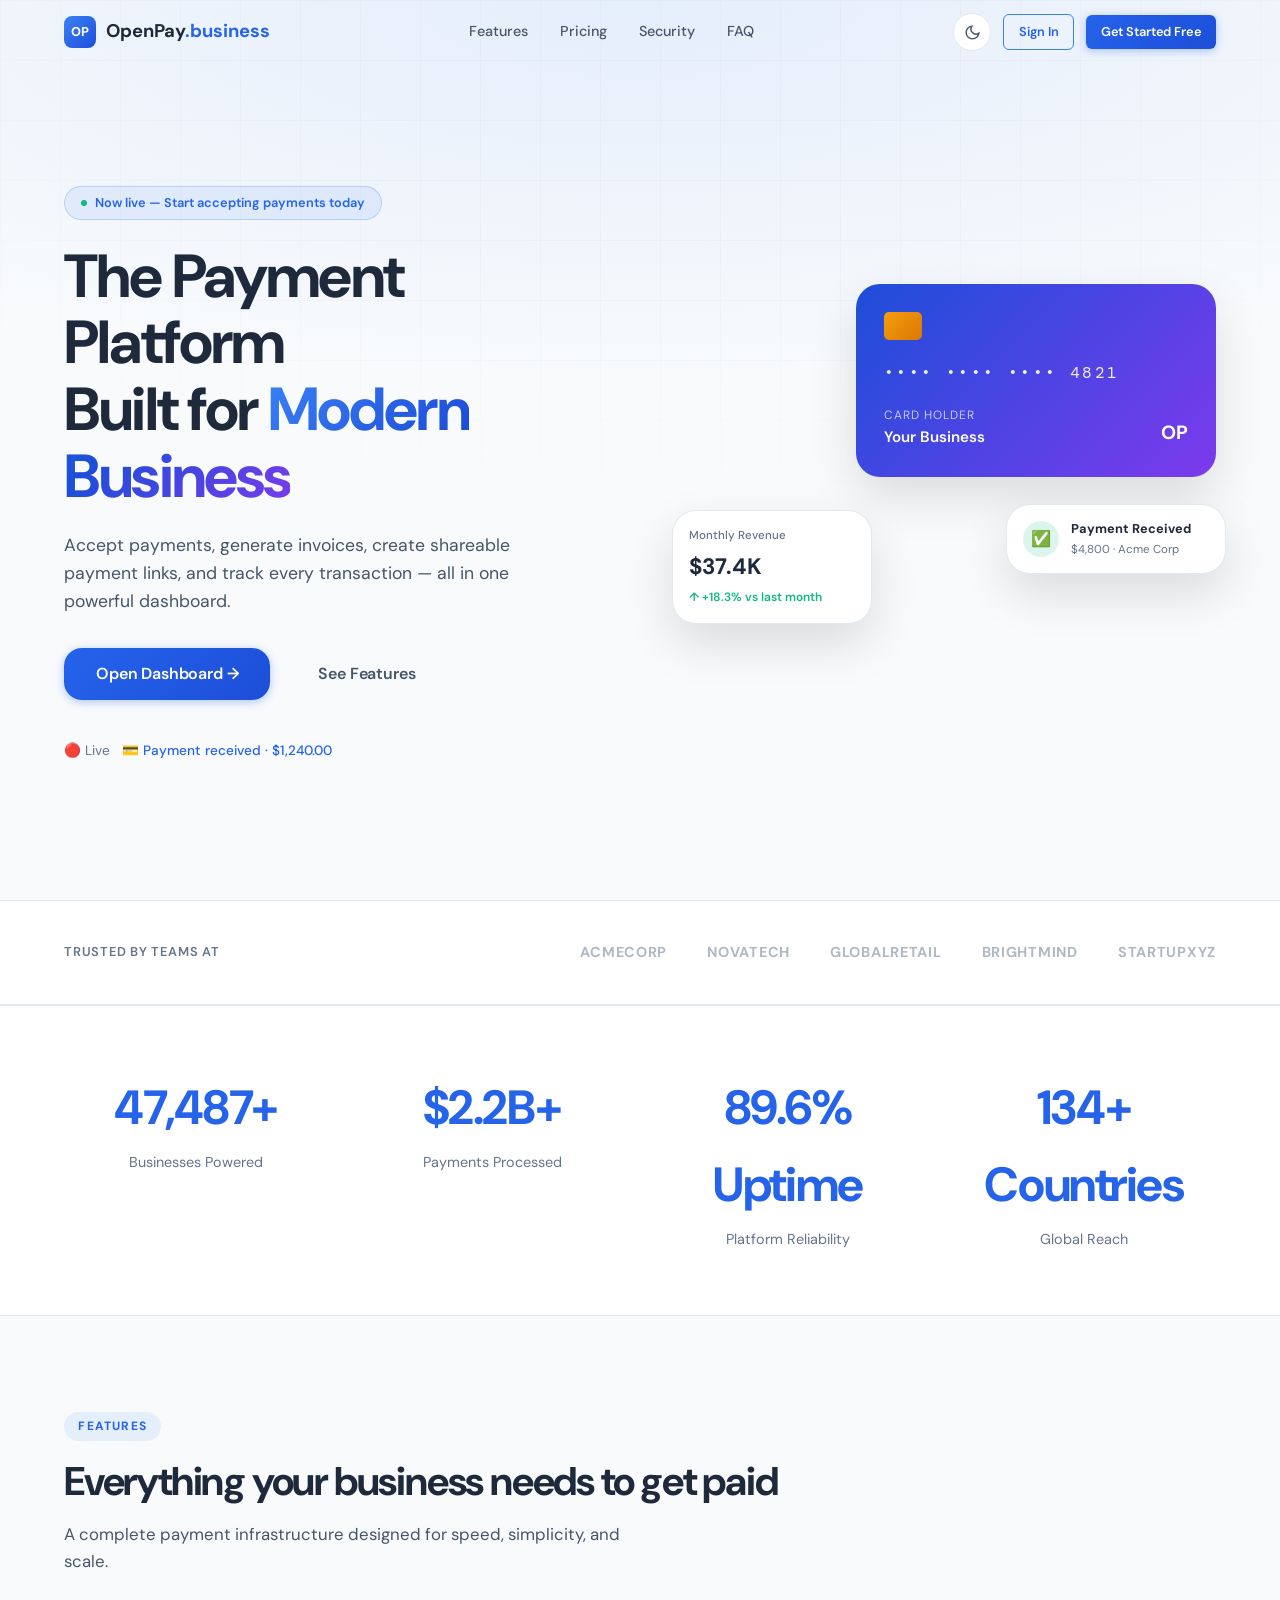
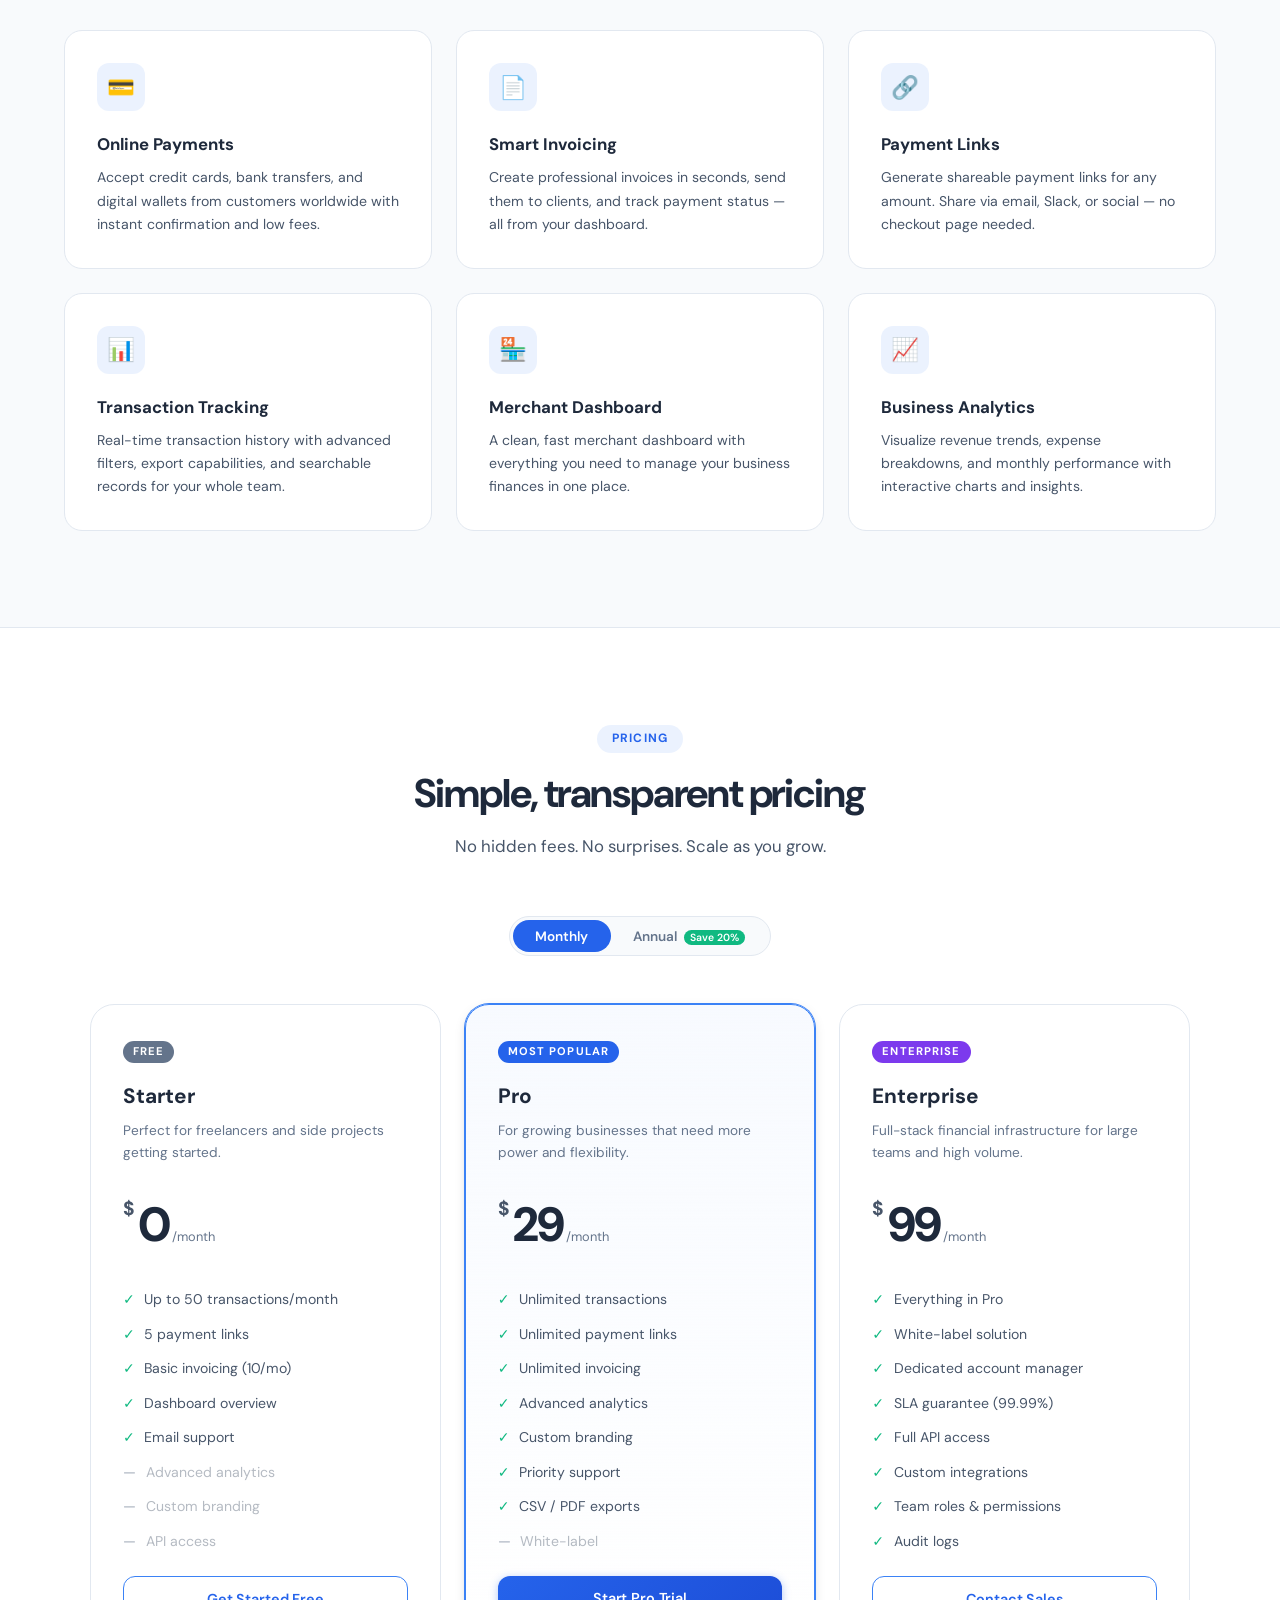
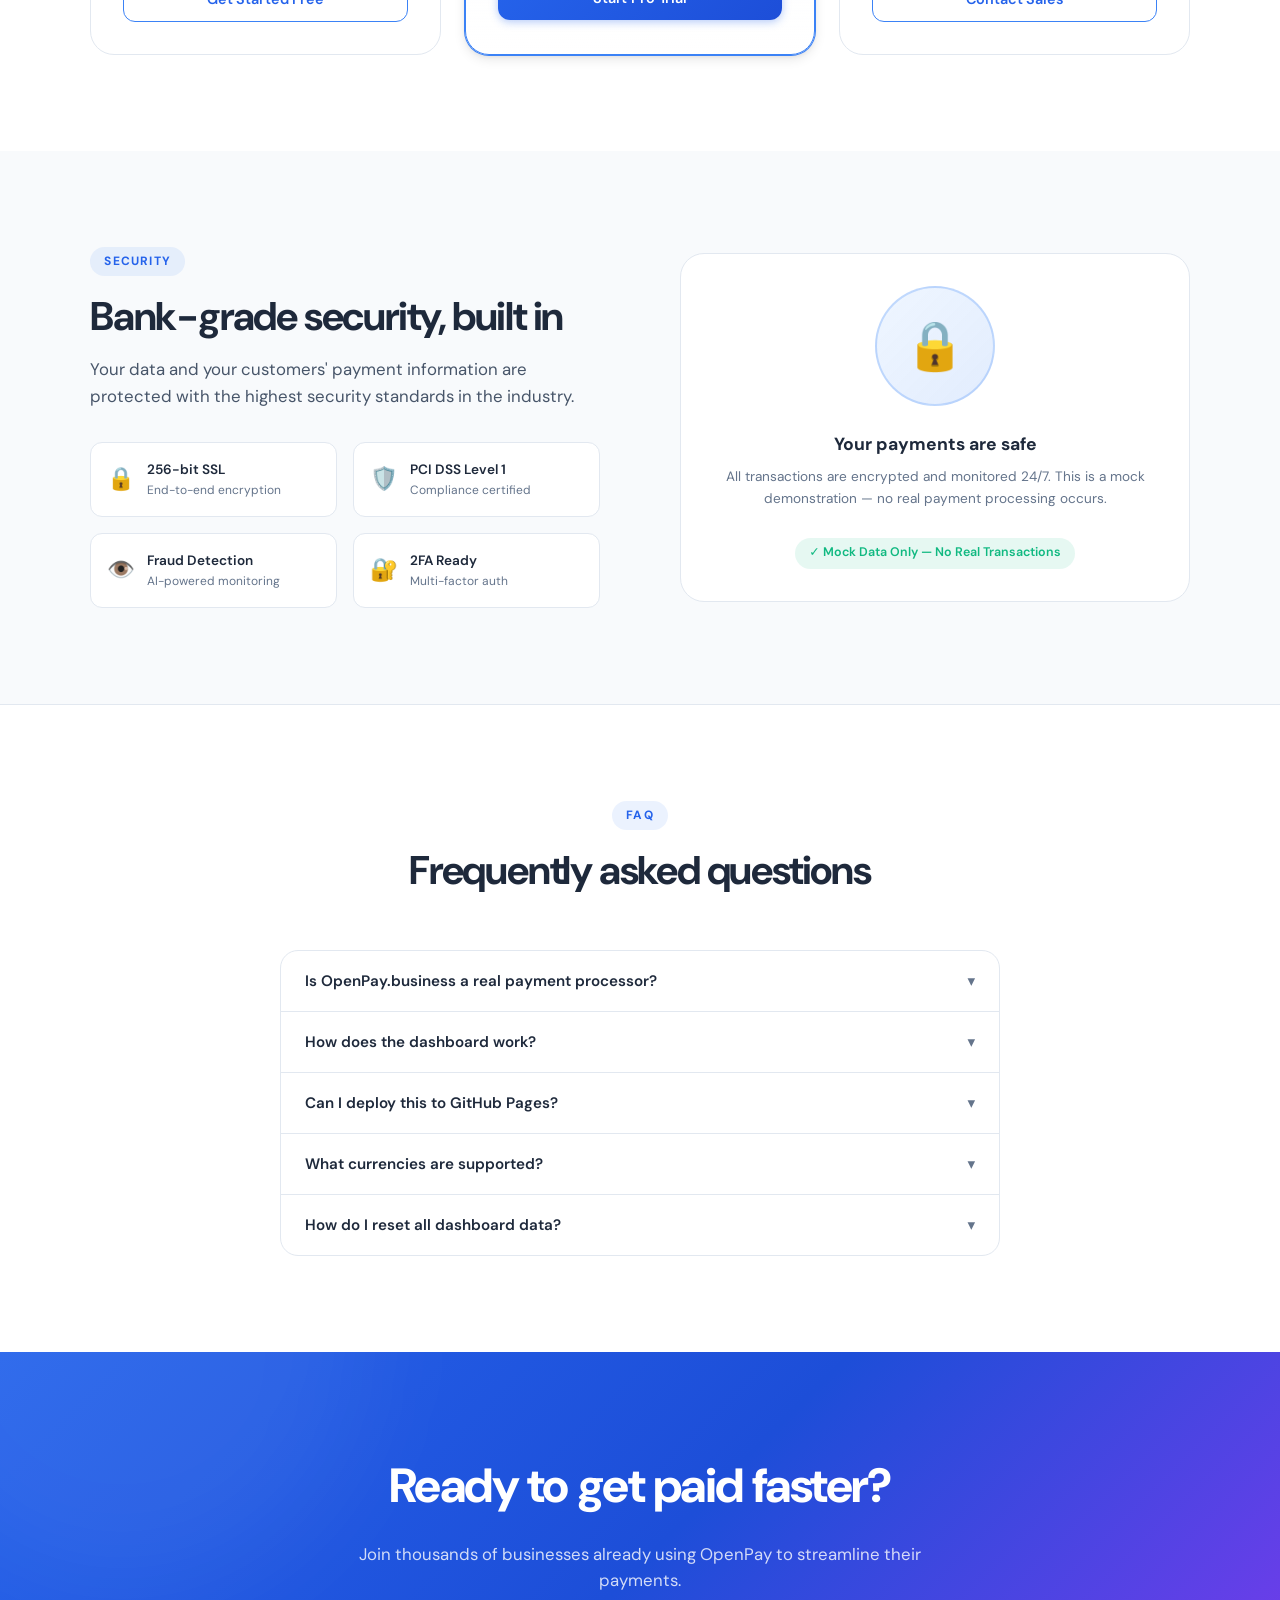
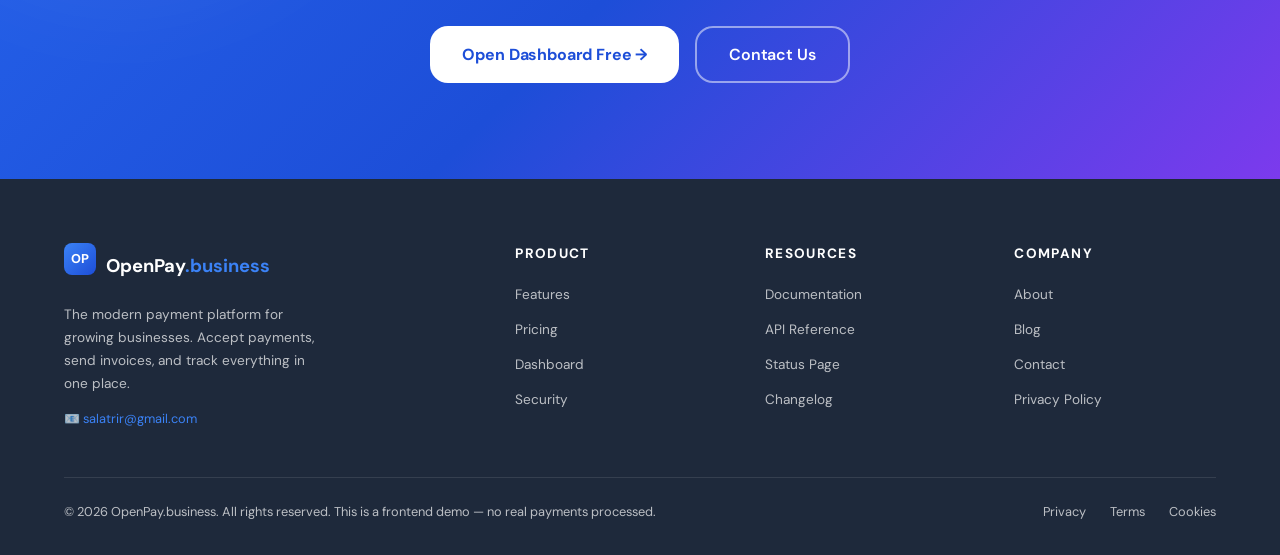
<file: index.html>
<!DOCTYPE html>
<html lang="en" data-theme="light">
<head>
  <meta charset="UTF-8" />
  <meta name="viewport" content="width=device-width, initial-scale=1.0" />
  <title>OpenPay.business — Modern Payment Platform for Businesses</title>
  <meta name="description" content="OpenPay.business is a modern fintech platform for online payments, business invoicing, payment links, and transaction tracking. Start free today." />
  <meta name="keywords" content="online payments, business invoicing, payment links, fintech, payment platform, merchant dashboard, transaction tracking" />
  <meta name="author" content="OpenPay.business" />
  <link rel="canonical" href="https://openpay.business/" />

  <!-- Open Graph -->
  <meta property="og:type"        content="website" />
  <meta property="og:url"         content="https://openpay.business/" />
  <meta property="og:title"       content="OpenPay.business — Modern Payment Platform" />
  <meta property="og:description" content="Accept payments, create invoices, generate payment links, and track transactions — all in one place." />
  <meta property="og:image"       content="https://openpay.business/og-image.png" />

  <!-- Twitter Card -->
  <meta name="twitter:card"        content="summary_large_image" />
  <meta name="twitter:title"       content="OpenPay.business" />
  <meta name="twitter:description" content="The modern payment platform for growing businesses." />
  <meta name="twitter:image"       content="https://openpay.business/og-image.png" />

  <!-- Schema.org -->
  <script type="application/ld+json">
  {
    "@context": "https://schema.org",
    "@type": "SoftwareApplication",
    "name": "OpenPay.business",
    "applicationCategory": "FinanceApplication",
    "description": "Modern payment platform for businesses — invoicing, payment links, and transaction tracking.",
    "url": "https://openpay.business",
    "offers": [
      { "@type": "Offer", "name": "Free Plan",       "price": "0",  "priceCurrency": "USD" },
      { "@type": "Offer", "name": "Pro Plan",        "price": "29", "priceCurrency": "USD" },
      { "@type": "Offer", "name": "Enterprise Plan", "price": "99", "priceCurrency": "USD" }
    ],
    "contactPoint": { "@type": "ContactPoint", "email": "salatrir@gmail.com" }
  }
  </script>

  <link rel="manifest" href="manifest.json" />
  <link rel="icon" href="data:image/svg+xml,<svg xmlns='http://www.w3.org/2000/svg' viewBox='0 0 32 32'><rect width='32' height='32' rx='8' fill='%232563eb'/><text y='22' x='5' font-size='18' font-weight='800' fill='white' font-family='sans-serif'>OP</text></svg>" />
  <link rel="stylesheet" href="style.css" />
</head>
<body>

<!-- ── Header ──────────────────────────────────────────── -->
<header class="site-header" role="banner">
  <div class="header-inner">
    <a href="/" class="logo" aria-label="OpenPay.business Home">
      <div class="logo-mark">OP</div>
      <span class="logo-text">OpenPay<span>.business</span></span>
    </a>

    <nav class="nav-main" aria-label="Main navigation">
      <a href="#features">Features</a>
      <a href="#pricing">Pricing</a>
      <a href="#security">Security</a>
      <a href="#faq">FAQ</a>
    </nav>

    <div class="header-actions">
      <button id="themeToggle" aria-label="Toggle theme"></button>
      <a href="dashboard.html" class="btn btn-outline btn-sm">Sign In</a>
      <a href="#pricing" class="btn btn-primary btn-sm" data-plan-cta="free">Get Started Free</a>
      <button id="hamburger" aria-label="Open menu" aria-expanded="false">
        <span></span><span></span><span></span>
      </button>
    </div>
  </div>
</header>

<nav class="mobile-nav" id="mobileNav" aria-label="Mobile navigation">
  <a href="#features">Features</a>
  <a href="#pricing">Pricing</a>
  <a href="#security">Security</a>
  <a href="#faq">FAQ</a>
  <a href="dashboard.html">Sign In</a>
</nav>

<!-- ── Hero ────────────────────────────────────────────── -->
<section class="hero" aria-labelledby="hero-heading">
  <div class="hero-bg-grid" aria-hidden="true"></div>
  <div class="hero-inner">
    <div class="hero-content">
      <div class="hero-badge"><span class="dot"></span> Now live — Start accepting payments today</div>
      <h1 class="hero-title" id="hero-heading">
        The Payment Platform<br>Built for <span class="gradient-text">Modern Business</span>
      </h1>
      <p class="hero-sub">Accept payments, generate invoices, create shareable payment links, and track every transaction — all in one powerful dashboard.</p>
      <div class="hero-cta">
        <a href="dashboard.html" class="btn btn-primary btn-lg">Open Dashboard →</a>
        <a href="#features" class="btn btn-ghost btn-lg">See Features</a>
      </div>
      <div class="hero-ticker">
        <span>🔴 Live</span>
        <span id="liveTicker">💳 Payment received · $1,240.00</span>
      </div>
    </div>

    <div class="hero-visual" aria-hidden="true">
      <div class="hero-card-stack">
        <div class="mock-card mock-card-main">
          <div class="card-chip"></div>
          <div class="card-number">•••• •••• •••• 4821</div>
          <div class="card-footer">
            <div><div class="card-name">Card Holder</div><div style="font-weight:600;font-size:.95rem">Your Business</div></div>
            <div class="card-brand">OP</div>
          </div>
        </div>
        <div class="mock-card mock-card-stats">
          <div class="stat-label">Monthly Revenue</div>
          <div class="stat-value">$37.4K</div>
          <div class="stat-change">↑ +18.3% vs last month</div>
        </div>
        <div class="mock-card mock-card-notify">
          <div class="notify-icon">✅</div>
          <div class="notify-text">
            <strong>Payment Received</strong>
            <span>$4,800 · Acme Corp</span>
          </div>
        </div>
      </div>
    </div>
  </div>
</section>

<!-- ── Trust Bar ──────────────────────────────────────── -->
<div class="trust-bar" aria-label="Trusted by businesses">
  <div class="trust-bar-inner">
    <span class="trust-label">Trusted by teams at</span>
    <div class="trust-logos">
      <span class="trust-logo">ACMECORP</span>
      <span class="trust-logo">NOVATECH</span>
      <span class="trust-logo">GLOBALRETAIL</span>
      <span class="trust-logo">BRIGHTMIND</span>
      <span class="trust-logo">STARTUPXYZ</span>
    </div>
  </div>
</div>

<!-- ── Stats ─────────────────────────────────────────── -->
<section class="stats-section" aria-label="Platform statistics">
  <div class="stats-grid">
    <div class="stat-item reveal">
      <div class="number" data-target="50000" data-suffix="+">0</div>
      <div class="label">Businesses Powered</div>
    </div>
    <div class="stat-item reveal reveal-delay-1">
      <div class="number" data-target="2.4" data-prefix="$" data-suffix="B+">0</div>
      <div class="label">Payments Processed</div>
    </div>
    <div class="stat-item reveal reveal-delay-2">
      <div class="number" data-target="99.9" data-suffix="% Uptime">0</div>
      <div class="label">Platform Reliability</div>
    </div>
    <div class="stat-item reveal reveal-delay-3">
      <div class="number" data-target="150" data-suffix="+ Countries">0</div>
      <div class="label">Global Reach</div>
    </div>
  </div>
</section>

<!-- ── Features ──────────────────────────────────────── -->
<section id="features" class="features-section" aria-labelledby="features-heading">
  <div class="features-inner">
    <div class="section-header reveal">
      <span class="section-tag">Features</span>
      <h2 class="section-title" id="features-heading">Everything your business needs to get paid</h2>
      <p class="section-sub">A complete payment infrastructure designed for speed, simplicity, and scale.</p>
    </div>
    <div class="features-grid">
      <div class="feature-card reveal">
        <div class="feature-icon">💳</div>
        <h3 class="feature-title">Online Payments</h3>
        <p class="feature-desc">Accept credit cards, bank transfers, and digital wallets from customers worldwide with instant confirmation and low fees.</p>
      </div>
      <div class="feature-card reveal reveal-delay-1">
        <div class="feature-icon">📄</div>
        <h3 class="feature-title">Smart Invoicing</h3>
        <p class="feature-desc">Create professional invoices in seconds, send them to clients, and track payment status — all from your dashboard.</p>
      </div>
      <div class="feature-card reveal reveal-delay-2">
        <div class="feature-icon">🔗</div>
        <h3 class="feature-title">Payment Links</h3>
        <p class="feature-desc">Generate shareable payment links for any amount. Share via email, Slack, or social — no checkout page needed.</p>
      </div>
      <div class="feature-card reveal">
        <div class="feature-icon">📊</div>
        <h3 class="feature-title">Transaction Tracking</h3>
        <p class="feature-desc">Real-time transaction history with advanced filters, export capabilities, and searchable records for your whole team.</p>
      </div>
      <div class="feature-card reveal reveal-delay-1">
        <div class="feature-icon">🏪</div>
        <h3 class="feature-title">Merchant Dashboard</h3>
        <p class="feature-desc">A clean, fast merchant dashboard with everything you need to manage your business finances in one place.</p>
      </div>
      <div class="feature-card reveal reveal-delay-2">
        <div class="feature-icon">📈</div>
        <h3 class="feature-title">Business Analytics</h3>
        <p class="feature-desc">Visualize revenue trends, expense breakdowns, and monthly performance with interactive charts and insights.</p>
      </div>
    </div>
  </div>
</section>

<!-- ── Pricing ────────────────────────────────────────── -->
<section id="pricing" class="pricing-section" aria-labelledby="pricing-heading">
  <div class="pricing-inner">
    <div class="section-header centered reveal">
      <span class="section-tag">Pricing</span>
      <h2 class="section-title" id="pricing-heading">Simple, transparent pricing</h2>
      <p class="section-sub">No hidden fees. No surprises. Scale as you grow.</p>
    </div>

    <div class="pricing-toggle reveal" role="group" aria-label="Billing period">
      <button class="active" data-period="monthly">Monthly</button>
      <button data-period="annual">Annual <span class="save-badge">Save 20%</span></button>
    </div>

    <div class="pricing-grid">
      <!-- Free -->
      <div class="pricing-card reveal">
        <div class="plan-badge" style="background:#64748b">Free</div>
        <div class="plan-name">Starter</div>
        <div class="plan-desc">Perfect for freelancers and side projects getting started.</div>
        <div class="plan-price">
          <span class="currency">$</span>
          <span class="amount"><span class="price-val" data-plan="free">0</span></span>
          <span class="price-period">/month</span>
        </div>
        <ul class="plan-features">
          <li>Up to 50 transactions/month</li>
          <li>5 payment links</li>
          <li>Basic invoicing (10/mo)</li>
          <li>Dashboard overview</li>
          <li>Email support</li>
          <li class="disabled">Advanced analytics</li>
          <li class="disabled">Custom branding</li>
          <li class="disabled">API access</li>
        </ul>
        <a href="dashboard.html" class="btn btn-outline" style="width:100%" data-plan-cta="free">Get Started Free</a>
      </div>

      <!-- Pro (featured) -->
      <div class="pricing-card featured reveal reveal-delay-1">
        <div class="plan-badge">Most Popular</div>
        <div class="plan-name">Pro</div>
        <div class="plan-desc">For growing businesses that need more power and flexibility.</div>
        <div class="plan-price">
          <span class="currency">$</span>
          <span class="amount"><span class="price-val" data-plan="pro">29</span></span>
          <span class="price-period">/month</span>
        </div>
        <ul class="plan-features">
          <li>Unlimited transactions</li>
          <li>Unlimited payment links</li>
          <li>Unlimited invoicing</li>
          <li>Advanced analytics</li>
          <li>Custom branding</li>
          <li>Priority support</li>
          <li>CSV / PDF exports</li>
          <li class="disabled">White-label</li>
        </ul>
        <a href="dashboard.html" class="btn btn-primary" style="width:100%" data-plan-cta="pro">Start Pro Trial</a>
      </div>

      <!-- Enterprise -->
      <div class="pricing-card reveal reveal-delay-2">
        <div class="plan-badge" style="background:#7c3aed">Enterprise</div>
        <div class="plan-name">Enterprise</div>
        <div class="plan-desc">Full-stack financial infrastructure for large teams and high volume.</div>
        <div class="plan-price">
          <span class="currency">$</span>
          <span class="amount"><span class="price-val" data-plan="enterprise">99</span></span>
          <span class="price-period">/month</span>
        </div>
        <ul class="plan-features">
          <li>Everything in Pro</li>
          <li>White-label solution</li>
          <li>Dedicated account manager</li>
          <li>SLA guarantee (99.99%)</li>
          <li>Full API access</li>
          <li>Custom integrations</li>
          <li>Team roles & permissions</li>
          <li>Audit logs</li>
        </ul>
        <a href="#" class="btn btn-outline" style="width:100%" data-plan-cta="enterprise">Contact Sales</a>
      </div>
    </div>
  </div>
</section>

<!-- ── Security ───────────────────────────────────────── -->
<section id="security" class="security-section" aria-labelledby="security-heading">
  <div class="security-inner">
    <div class="reveal">
      <span class="section-tag">Security</span>
      <h2 class="section-title" id="security-heading">Bank-grade security, built in</h2>
      <p class="section-sub">Your data and your customers' payment information are protected with the highest security standards in the industry.</p>
      <div class="security-badges">
        <div class="security-badge">
          <span class="sec-icon">🔒</span>
          <div><div class="sec-label">256-bit SSL</div><div class="sec-sub">End-to-end encryption</div></div>
        </div>
        <div class="security-badge">
          <span class="sec-icon">🛡️</span>
          <div><div class="sec-label">PCI DSS Level 1</div><div class="sec-sub">Compliance certified</div></div>
        </div>
        <div class="security-badge">
          <span class="sec-icon">👁️</span>
          <div><div class="sec-label">Fraud Detection</div><div class="sec-sub">AI-powered monitoring</div></div>
        </div>
        <div class="security-badge">
          <span class="sec-icon">🔐</span>
          <div><div class="sec-label">2FA Ready</div><div class="sec-sub">Multi-factor auth</div></div>
        </div>
      </div>
    </div>
    <div class="security-visual reveal reveal-delay-1">
      <div class="lock-circle">🔒</div>
      <h3 style="font-size:1.1rem;font-weight:700;margin-bottom:.5rem">Your payments are safe</h3>
      <p style="font-size:.85rem;color:var(--c-muted);margin-bottom:1rem">All transactions are encrypted and monitored 24/7. This is a mock demonstration — no real payment processing occurs.</p>
      <span class="enc-badge">✓ Mock Data Only — No Real Transactions</span>
    </div>
  </div>
</section>

<!-- ── FAQ ─────────────────────────────────────────────── -->
<section id="faq" class="faq-section" aria-labelledby="faq-heading">
  <div class="faq-inner">
    <div class="section-header centered reveal">
      <span class="section-tag">FAQ</span>
      <h2 class="section-title" id="faq-heading">Frequently asked questions</h2>
    </div>
    <div class="faq-list reveal">
      <div class="faq-item">
        <button class="faq-q" aria-expanded="false">Is OpenPay.business a real payment processor? <span class="faq-arrow">▾</span></button>
        <div class="faq-a"><p>This is a frontend demonstration project. OpenPay.business is a mock fintech UI built to showcase design and functionality. No real payment processing occurs and all data is stored locally in your browser.</p></div>
      </div>
      <div class="faq-item">
        <button class="faq-q" aria-expanded="false">How does the dashboard work? <span class="faq-arrow">▾</span></button>
        <div class="faq-a"><p>The dashboard uses localStorage to persist mock data between sessions. You can add transactions, create payment links, generate invoices, and view analytics — all simulated with realistic fake data.</p></div>
      </div>
      <div class="faq-item">
        <button class="faq-q" aria-expanded="false">Can I deploy this to GitHub Pages? <span class="faq-arrow">▾</span></button>
        <div class="faq-a"><p>Yes! This is a fully static frontend project. Simply push to a GitHub repository and enable GitHub Pages. No server, no backend, no build step required.</p></div>
      </div>
      <div class="faq-item">
        <button class="faq-q" aria-expanded="false">What currencies are supported? <span class="faq-arrow">▾</span></button>
        <div class="faq-a"><p>The UI currently displays USD. In a production implementation, multi-currency support including EUR, GBP, JPY, and 130+ currencies can be integrated via APIs like Stripe or PayPal.</p></div>
      </div>
      <div class="faq-item">
        <button class="faq-q" aria-expanded="false">How do I reset all dashboard data? <span class="faq-arrow">▾</span></button>
        <div class="faq-a"><p>Open your browser's developer tools, go to Application → Local Storage, and clear all entries prefixed with "op_". The dashboard will reload with fresh seed data on next visit.</p></div>
      </div>
    </div>
  </div>
</section>

<!-- ── CTA ─────────────────────────────────────────────── -->
<section class="cta-section" aria-labelledby="cta-heading">
  <div class="cta-inner reveal">
    <h2 class="cta-title" id="cta-heading">Ready to get paid faster?</h2>
    <p class="cta-sub">Join thousands of businesses already using OpenPay to streamline their payments.</p>
    <div class="cta-actions">
      <a href="dashboard.html" class="btn btn-white btn-lg">Open Dashboard Free →</a>
      <a href="mailto:salatrir@gmail.com" class="btn btn-outline-white btn-lg">Contact Us</a>
    </div>
  </div>
</section>

<!-- ── Footer ──────────────────────────────────────────── -->
<footer class="site-footer" role="contentinfo">
  <div class="footer-inner">
    <div class="footer-grid">
      <div class="footer-brand">
        <div class="logo">
          <div class="logo-mark" style="background:linear-gradient(135deg,#3b82f6,#1d4ed8)">OP</div>
          <span style="color:#fff;font-weight:700">OpenPay<span style="color:#3b82f6">.business</span></span>
        </div>
        <p>The modern payment platform for growing businesses. Accept payments, send invoices, and track everything in one place.</p>
        <p style="margin-top:.75rem;font-size:.8rem">📧 <a href="mailto:salatrir@gmail.com" style="color:#3b82f6">salatrir@gmail.com</a></p>
      </div>
      <div class="footer-col">
        <h4>Product</h4>
        <ul>
          <li><a href="#features">Features</a></li>
          <li><a href="#pricing">Pricing</a></li>
          <li><a href="dashboard.html">Dashboard</a></li>
          <li><a href="#security">Security</a></li>
        </ul>
      </div>
      <div class="footer-col">
        <h4>Resources</h4>
        <ul>
          <li><a href="#">Documentation</a></li>
          <li><a href="#">API Reference</a></li>
          <li><a href="#">Status Page</a></li>
          <li><a href="#">Changelog</a></li>
        </ul>
      </div>
      <div class="footer-col">
        <h4>Company</h4>
        <ul>
          <li><a href="#">About</a></li>
          <li><a href="#">Blog</a></li>
          <li><a href="mailto:salatrir@gmail.com">Contact</a></li>
          <li><a href="#">Privacy Policy</a></li>
        </ul>
      </div>
    </div>
    <div class="footer-bottom">
      <p>© 2026 OpenPay.business. All rights reserved. This is a frontend demo — no real payments processed.</p>
      <div class="footer-links">
        <a href="#">Privacy</a>
        <a href="#">Terms</a>
        <a href="#">Cookies</a>
      </div>
    </div>
  </div>
</footer>

<!-- ── Signup Modal ────────────────────────────────────── -->
<div class="modal" id="signupModal" role="dialog" aria-modal="true" aria-labelledby="modalTitle">
  <div class="modal-box">
    <div class="modal-header">
      <h2 class="modal-title" id="modalTitle">Create your free account</h2>
      <button class="modal-close" id="closeSignup" aria-label="Close">✕</button>
    </div>
    <p style="font-size:.85rem;color:var(--c-muted);margin-bottom:1.5rem">
      Selected plan: <strong id="modalPlanName">Free</strong>
    </p>
    <form id="signupForm">
      <div class="form-group">
        <label class="form-label" for="signupName">Full Name</label>
        <input class="form-input" id="signupName" name="name" type="text" placeholder="Your Name" required />
      </div>
      <div class="form-group">
        <label class="form-label" for="signupEmail">Business Email</label>
        <input class="form-input" id="signupEmail" name="email" type="email" placeholder="you@company.com" required />
      </div>
      <div class="form-group">
        <label class="form-label" for="signupPass">Password</label>
        <input class="form-input" id="signupPass" name="password" type="password" placeholder="Min 8 characters" required minlength="8" />
      </div>
      <div class="form-actions">
        <button type="button" class="btn btn-ghost" id="closeSignup2" onclick="document.getElementById('signupModal').classList.remove('visible');document.body.style.overflow=''">Cancel</button>
        <button type="submit" class="btn btn-primary">Create Account →</button>
      </div>
    </form>
  </div>
</div>

<script src="data.js"></script>
<script src="app.js"></script>
</body>
</html>
</file>
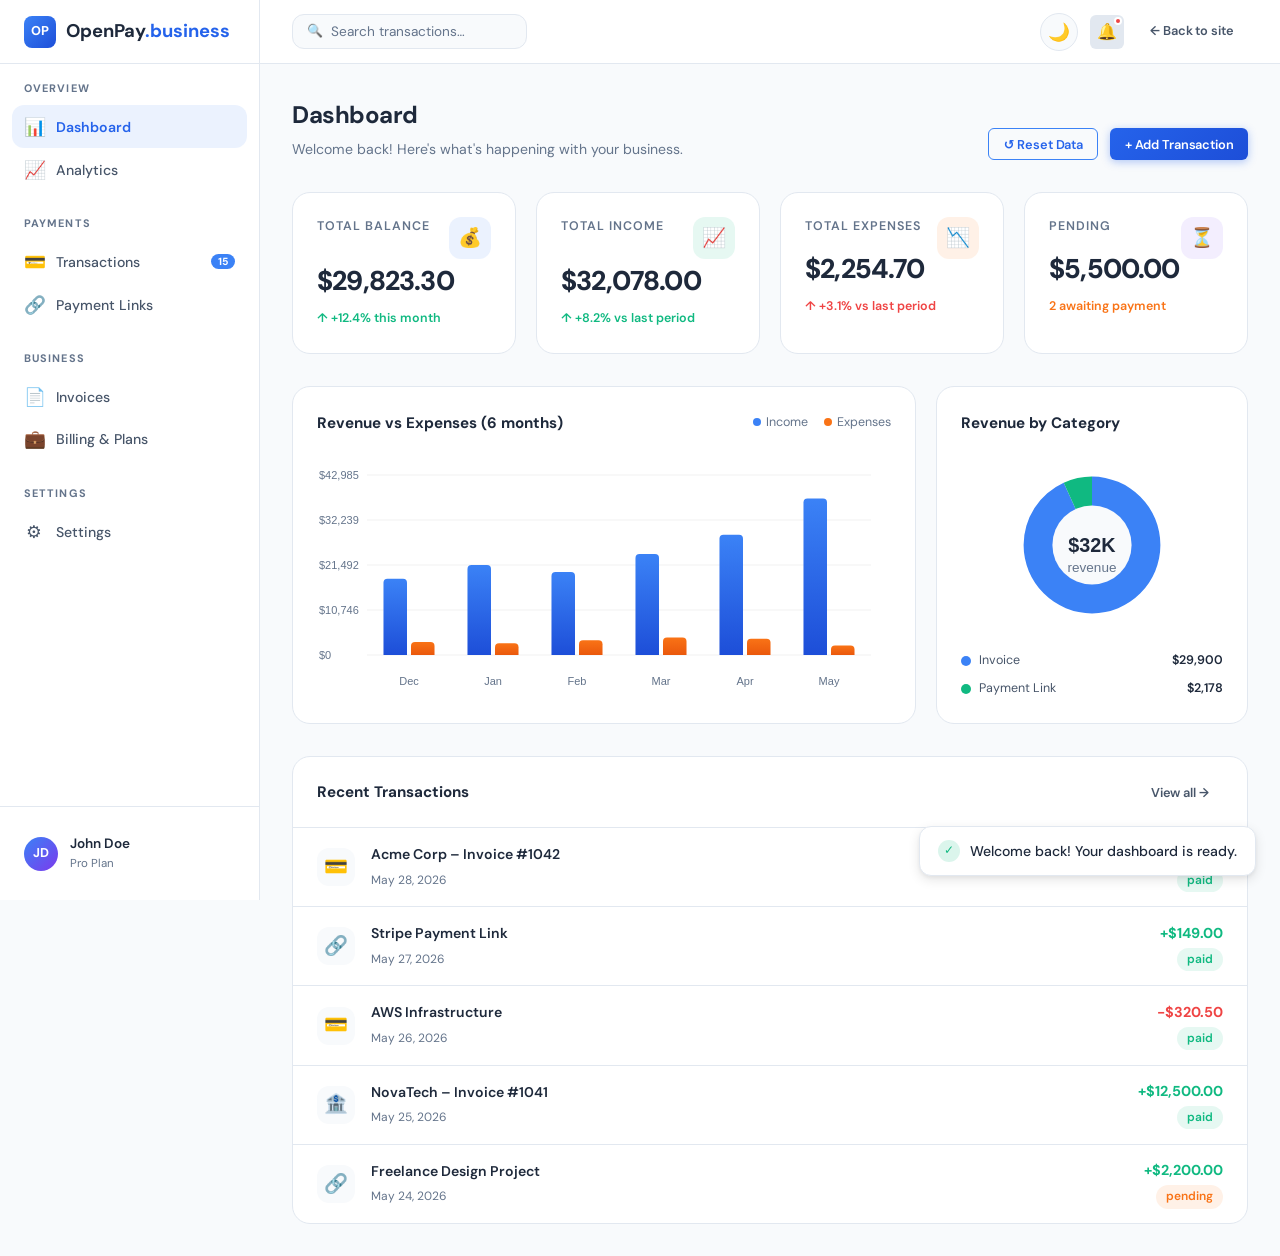
<file: dashboard.html>
<!DOCTYPE html>
<html lang="en" data-theme="light">
<head>
  <meta charset="UTF-8" />
  <meta name="viewport" content="width=device-width, initial-scale=1.0" />
  <title>Dashboard — OpenPay.business</title>
  <meta name="description" content="Manage your payments, invoices, and analytics with OpenPay.business." />
  <meta name="robots" content="noindex, nofollow" />
  <link rel="icon" href="data:image/svg+xml,<svg xmlns='http://www.w3.org/2000/svg' viewBox='0 0 32 32'><rect width='32' height='32' rx='8' fill='%232563eb'/><text y='22' x='5' font-size='18' font-weight='800' fill='white' font-family='sans-serif'>OP</text></svg>" />
  <link rel="stylesheet" href="style.css" />
</head>
<body>

<div class="dash-layout">

  <!-- ── Sidebar ──────────────────────────────────────── -->
  <aside class="sidebar" id="sidebar" role="navigation" aria-label="Dashboard navigation">
    <div class="sidebar-header">
      <a href="/" class="logo">
        <div class="logo-mark">OP</div>
        <span class="logo-text">OpenPay<span>.business</span></span>
      </a>
    </div>

    <nav class="sidebar-nav">
      <div class="sidebar-nav-group">
        <div class="sidebar-nav-label">Overview</div>
        <button class="nav-link active" data-section="overview">
          <span class="nav-link-icon">📊</span> Dashboard
        </button>
        <button class="nav-link" data-section="analytics">
          <span class="nav-link-icon">📈</span> Analytics
        </button>
      </div>

      <div class="sidebar-nav-group">
        <div class="sidebar-nav-label">Payments</div>
        <button class="nav-link" data-section="transactions">
          <span class="nav-link-icon">💳</span> Transactions
          <span class="nav-badge">15</span>
        </button>
        <button class="nav-link" data-section="links">
          <span class="nav-link-icon">🔗</span> Payment Links
        </button>
      </div>

      <div class="sidebar-nav-group">
        <div class="sidebar-nav-label">Business</div>
        <button class="nav-link" data-section="invoices">
          <span class="nav-link-icon">📄</span> Invoices
        </button>
        <button class="nav-link" data-section="billing">
          <span class="nav-link-icon">💼</span> Billing & Plans
        </button>
      </div>

      <div class="sidebar-nav-group">
        <div class="sidebar-nav-label">Settings</div>
        <button class="nav-link" data-section="settings">
          <span class="nav-link-icon">⚙️</span> Settings
        </button>
      </div>
    </nav>

    <div class="sidebar-footer">
      <div class="sidebar-user">
        <div class="user-avatar">JD</div>
        <div>
          <div class="user-name">John Doe</div>
          <div class="user-plan">Pro Plan</div>
        </div>
      </div>
    </div>
  </aside>

  <!-- ── Main ──────────────────────────────────────────── -->
  <main class="dash-main">

    <!-- Topbar -->
    <div class="dash-topbar">
      <div class="topbar-left">
        <button id="menuToggle" aria-label="Toggle sidebar">
          <svg width="18" height="18" viewBox="0 0 24 24" fill="none" stroke="currentColor" stroke-width="2.5"><line x1="3" y1="12" x2="21" y2="12"/><line x1="3" y1="6" x2="21" y2="6"/><line x1="3" y1="18" x2="21" y2="18"/></svg>
        </button>
        <div class="topbar-search">
          <span>🔍</span>
          <input type="text" placeholder="Search transactions…" />
        </div>
      </div>
      <div class="topbar-right">
        <button id="themeToggle" style="width:38px;height:38px;border-radius:50%;display:flex;align-items:center;justify-content:center;background:var(--c-bg);border:1.5px solid var(--c-border);font-size:1.1rem" aria-label="Toggle theme">🌙</button>
        <div class="btn-icon notif-btn" title="Notifications" style="position:relative;cursor:pointer">
          🔔<span class="notif-dot"></span>
        </div>
        <a href="/" class="btn btn-ghost btn-sm">← Back to site</a>
      </div>
    </div>

    <!-- ═══════════════════════════════════════════════ -->
    <!-- OVERVIEW SECTION                                -->
    <!-- ═══════════════════════════════════════════════ -->
    <div class="dash-content">

      <div class="dash-section" id="overview">
        <div class="section-page-header">
          <div>
            <h1>Dashboard</h1>
            <p>Welcome back! Here's what's happening with your business.</p>
          </div>
          <div style="display:flex;gap:.75rem">
            <button class="btn btn-outline btn-sm" onclick="OpenPayData.reset();location.reload()">↺ Reset Data</button>
            <button class="btn btn-primary btn-sm" onclick="document.querySelector('[data-section=transactions]').click()">+ Add Transaction</button>
          </div>
        </div>

        <!-- Cards -->
        <div class="overview-cards">
          <div class="ov-card">
            <div class="ov-card-icon blue" style="float:right;font-size:1.2rem">💰</div>
            <div class="ov-card-label">Total Balance</div>
            <div class="ov-card-value" id="cardBalance">—</div>
            <div class="ov-card-change">↑ +12.4% this month</div>
          </div>
          <div class="ov-card">
            <div class="ov-card-icon green" style="float:right;font-size:1.2rem">📈</div>
            <div class="ov-card-label">Total Income</div>
            <div class="ov-card-value" id="cardIncome">—</div>
            <div class="ov-card-change">↑ +8.2% vs last period</div>
          </div>
          <div class="ov-card">
            <div class="ov-card-icon orange" style="float:right;font-size:1.2rem">📉</div>
            <div class="ov-card-label">Total Expenses</div>
            <div class="ov-card-value" id="cardExpenses">—</div>
            <div class="ov-card-change down">↑ +3.1% vs last period</div>
          </div>
          <div class="ov-card">
            <div class="ov-card-icon purple" style="float:right;font-size:1.2rem">⏳</div>
            <div class="ov-card-label">Pending</div>
            <div class="ov-card-value" id="cardPending">—</div>
            <div class="ov-card-change" style="color:var(--c-orange)">2 awaiting payment</div>
          </div>
        </div>

        <!-- Charts -->
        <div class="charts-grid">
          <div class="chart-card">
            <div class="chart-card-header">
              <span class="chart-card-title">Revenue vs Expenses (6 months)</span>
              <div class="chart-legend">
                <span class="legend-text"><span class="legend-dot-sm" style="background:#3b82f6;display:inline-block;border-radius:50%"></span>Income</span>
                <span class="legend-text"><span class="legend-dot-sm" style="background:#f97316;display:inline-block;border-radius:50%"></span>Expenses</span>
              </div>
            </div>
            <canvas id="barChart" style="height:240px"></canvas>
          </div>
          <div class="chart-card">
            <div class="chart-card-header">
              <span class="chart-card-title">Revenue by Category</span>
            </div>
            <div class="donut-wrap">
              <canvas id="donutChart" style="width:180px;height:180px;max-width:180px"></canvas>
              <div id="donutLegend"></div>
            </div>
          </div>
        </div>

        <!-- Recent Transactions -->
        <div class="recent-card">
          <div class="recent-header">
            <h3>Recent Transactions</h3>
            <button class="btn btn-ghost btn-sm" onclick="document.querySelector('[data-section=transactions]').click()">View all →</button>
          </div>
          <div id="recentTxns"></div>
        </div>
      </div>

      <!-- ═══════════════════════════════════════════════ -->
      <!-- TRANSACTIONS SECTION                            -->
      <!-- ═══════════════════════════════════════════════ -->
      <div class="dash-section" id="transactions">
        <div class="section-page-header">
          <div>
            <h1>Transactions</h1>
            <p>All your payment activity in one place.</p>
          </div>
          <button class="btn btn-primary" id="addTxnBtn">+ Add Transaction</button>
        </div>

        <div class="txn-toolbar">
          <input type="text" id="txnSearch" placeholder="🔍  Search transactions…" />
          <select id="txnFilterType">
            <option value="all">All Types</option>
            <option value="income">Income</option>
            <option value="expense">Expense</option>
          </select>
          <select id="txnFilterStatus">
            <option value="all">All Statuses</option>
            <option value="paid">Paid</option>
            <option value="pending">Pending</option>
          </select>
        </div>

        <div class="txn-table-wrap" id="txnList"></div>
      </div>

      <!-- ═══════════════════════════════════════════════ -->
      <!-- PAYMENT LINKS SECTION                           -->
      <!-- ═══════════════════════════════════════════════ -->
      <div class="dash-section" id="links">
        <div class="section-page-header">
          <div>
            <h1>Payment Links</h1>
            <p>Generate and manage shareable payment links.</p>
          </div>
          <button class="btn btn-primary" id="createLinkBtn">+ Create Link</button>
        </div>
        <div class="links-grid" id="linksList"></div>
      </div>

      <!-- ═══════════════════════════════════════════════ -->
      <!-- INVOICES SECTION                                -->
      <!-- ═══════════════════════════════════════════════ -->
      <div class="dash-section" id="invoices">
        <div class="section-page-header">
          <div>
            <h1>Invoices</h1>
            <p>Create, send, and manage professional invoices.</p>
          </div>
          <button class="btn btn-primary" id="createInvoiceBtn">+ New Invoice</button>
        </div>
        <div class="invoices-table">
          <div class="invoice-row inv-header">
            <div>Invoice</div>
            <div>Client</div>
            <div>Amount</div>
            <div>Due Date</div>
            <div>Status</div>
            <div>Actions</div>
          </div>
          <div id="invoicesList"></div>
        </div>
      </div>

      <!-- ═══════════════════════════════════════════════ -->
      <!-- ANALYTICS SECTION                               -->
      <!-- ═══════════════════════════════════════════════ -->
      <div class="dash-section" id="analytics">
        <div class="section-page-header">
          <div>
            <h1>Analytics</h1>
            <p>Your business performance at a glance.</p>
          </div>
        </div>

        <!-- KPI Row -->
        <div class="overview-cards" style="margin-bottom:1.5rem">
          <div class="ov-card">
            <div class="ov-card-label">This Month Revenue</div>
            <div class="ov-card-value">$37,378</div>
            <div class="ov-card-change">↑ +30.2% vs April</div>
          </div>
          <div class="ov-card">
            <div class="ov-card-label">Avg. Transaction Size</div>
            <div class="ov-card-value">$2,491</div>
            <div class="ov-card-change">↑ +5.8% trend</div>
          </div>
          <div class="ov-card">
            <div class="ov-card-label">Active Payment Links</div>
            <div class="ov-card-value">3</div>
            <div class="ov-card-change">43 total uses</div>
          </div>
          <div class="ov-card">
            <div class="ov-card-label">Invoice Paid Rate</div>
            <div class="ov-card-value">80%</div>
            <div class="ov-card-change">4 of 5 invoices paid</div>
          </div>
        </div>

        <div class="analytics-grid">
          <div class="chart-card analytics-full">
            <div class="chart-card-header">
              <span class="chart-card-title">Monthly Revenue Trend</span>
            </div>
            <canvas id="lineChart" style="height:200px"></canvas>
          </div>
          <div class="chart-card">
            <div class="chart-card-header">
              <span class="chart-card-title">6-Month Bar Overview</span>
            </div>
            <canvas id="barChart2" style="height:220px"></canvas>
          </div>
          <div class="chart-card">
            <div class="chart-card-header">
              <span class="chart-card-title">Revenue Breakdown</span>
            </div>
            <div class="donut-wrap">
              <canvas id="donutChart2" style="width:160px;height:160px;max-width:160px"></canvas>
              <div id="donutLegend2"></div>
            </div>
          </div>
        </div>
      </div>

      <!-- ═══════════════════════════════════════════════ -->
      <!-- BILLING SECTION                                 -->
      <!-- ═══════════════════════════════════════════════ -->
      <div class="dash-section" id="billing">
        <div class="section-page-header">
          <div><h1>Billing & Plans</h1><p>Manage your subscription and billing details.</p></div>
        </div>

        <div style="display:grid;grid-template-columns:1fr 1fr;gap:1.25rem;margin-bottom:1.5rem">
          <div class="ov-card" style="border-color:var(--c-blue-500)">
            <div style="display:flex;justify-content:space-between;align-items:flex-start;margin-bottom:1rem">
              <div>
                <div class="ov-card-label">Current Plan</div>
                <div style="font-size:1.5rem;font-weight:800;color:var(--c-blue-600)">Pro</div>
              </div>
              <span class="status-active">Active</span>
            </div>
            <p style="font-size:.85rem;color:var(--c-muted);margin-bottom:1rem">$29/month · Billed monthly · Renews June 30, 2026</p>
            <button class="btn btn-outline btn-sm">Upgrade to Enterprise</button>
          </div>
          <div class="ov-card">
            <div class="ov-card-label">Payment Method</div>
            <div style="display:flex;align-items:center;gap:.75rem;margin:.75rem 0">
              <div style="width:48px;height:32px;background:linear-gradient(135deg,#1d4ed8,#7c3aed);border-radius:6px;display:flex;align-items:center;justify-content:center;color:#fff;font-size:.65rem;font-weight:800">VISA</div>
              <div>
                <div style="font-size:.9rem;font-weight:600">•••• •••• •••• 4821</div>
                <div style="font-size:.75rem;color:var(--c-muted)">Expires 09/28</div>
              </div>
            </div>
            <button class="btn btn-ghost btn-sm">Update Payment Method</button>
          </div>
        </div>

        <div class="chart-card" style="margin-bottom:1.25rem">
          <h3 style="font-size:.95rem;font-weight:700;margin-bottom:1.25rem">Billing History</h3>
          <div>
            <div class="invoice-row inv-header" style="grid-template-columns:1fr 1fr 1fr 1fr 100px">
              <div>Date</div><div>Description</div><div>Amount</div><div>Status</div><div>Receipt</div>
            </div>
            <div class="invoice-row" style="grid-template-columns:1fr 1fr 1fr 1fr 100px">
              <div>May 1, 2026</div><div>Pro Plan - May</div><div>$29.00</div><div><span class="status-paid">paid</span></div><div><button class="btn btn-sm btn-ghost">PDF</button></div>
            </div>
            <div class="invoice-row" style="grid-template-columns:1fr 1fr 1fr 1fr 100px">
              <div>Apr 1, 2026</div><div>Pro Plan - April</div><div>$29.00</div><div><span class="status-paid">paid</span></div><div><button class="btn btn-sm btn-ghost">PDF</button></div>
            </div>
            <div class="invoice-row" style="grid-template-columns:1fr 1fr 1fr 1fr 100px">
              <div>Mar 1, 2026</div><div>Pro Plan - March</div><div>$29.00</div><div><span class="status-paid">paid</span></div><div><button class="btn btn-sm btn-ghost">PDF</button></div>
            </div>
          </div>
        </div>
      </div>

      <!-- ═══════════════════════════════════════════════ -->
      <!-- SETTINGS SECTION                                -->
      <!-- ═══════════════════════════════════════════════ -->
      <div class="dash-section" id="settings">
        <div class="section-page-header">
          <div><h1>Settings</h1><p>Manage your account and preferences.</p></div>
        </div>

        <div style="display:grid;gap:1.25rem;max-width:640px">
          <div class="chart-card">
            <h3 style="font-size:.95rem;font-weight:700;margin-bottom:1.25rem">Profile</h3>
            <div class="form-group"><label class="form-label">Full Name</label><input class="form-input" value="John Doe" /></div>
            <div class="form-group"><label class="form-label">Business Email</label><input class="form-input" value="john@company.com" /></div>
            <div class="form-group"><label class="form-label">Business Name</label><input class="form-input" value="My Business LLC" /></div>
            <button class="btn btn-primary" onclick="Toast.show('Profile saved!','success')">Save Changes</button>
          </div>
          <div class="chart-card">
            <h3 style="font-size:.95rem;font-weight:700;margin-bottom:1.25rem">Notifications</h3>
            <div style="display:flex;flex-direction:column;gap:.9rem">
              <label style="display:flex;align-items:center;justify-content:space-between;font-size:.88rem;cursor:pointer">
                <span>Payment received emails</span>
                <input type="checkbox" checked style="width:16px;height:16px;cursor:pointer" />
              </label>
              <label style="display:flex;align-items:center;justify-content:space-between;font-size:.88rem;cursor:pointer">
                <span>Invoice paid notifications</span>
                <input type="checkbox" checked style="width:16px;height:16px;cursor:pointer" />
              </label>
              <label style="display:flex;align-items:center;justify-content:space-between;font-size:.88rem;cursor:pointer">
                <span>Weekly revenue summary</span>
                <input type="checkbox" style="width:16px;height:16px;cursor:pointer" />
              </label>
              <label style="display:flex;align-items:center;justify-content:space-between;font-size:.88rem;cursor:pointer">
                <span>Security alerts</span>
                <input type="checkbox" checked style="width:16px;height:16px;cursor:pointer" />
              </label>
            </div>
          </div>
          <div class="chart-card" style="border-color:rgba(239,68,68,.3)">
            <h3 style="font-size:.95rem;font-weight:700;margin-bottom:.75rem;color:var(--c-red)">Danger Zone</h3>
            <p style="font-size:.85rem;color:var(--c-muted);margin-bottom:1rem">Reset all dashboard data back to seed defaults. This cannot be undone.</p>
            <button class="btn btn-sm" style="background:rgba(239,68,68,.1);color:var(--c-red);border:1px solid rgba(239,68,68,.3)" onclick="if(confirm('Reset all data to defaults?')){OpenPayData.reset();location.reload();}">Reset All Data</button>
          </div>
        </div>
      </div>

    </div><!-- /dash-content -->
  </main>
</div>

<!-- ═══════════════════════════════════════ MODALS ═══ -->

<!-- Add Transaction Modal -->
<div class="modal" id="addTxnModal" role="dialog" aria-modal="true">
  <div class="modal-box">
    <div class="modal-header">
      <h2 class="modal-title">Add Transaction</h2>
      <button class="modal-close" data-close-modal aria-label="Close">✕</button>
    </div>
    <form id="addTxnForm">
      <div class="form-group">
        <label class="form-label">Description</label>
        <input class="form-input" name="label" type="text" placeholder="e.g. Invoice payment – Client Name" required />
      </div>
      <div class="form-row">
        <div class="form-group">
          <label class="form-label">Amount (USD)</label>
          <input class="form-input" name="amount" type="number" step="0.01" min="0.01" placeholder="0.00" required />
        </div>
        <div class="form-group">
          <label class="form-label">Type</label>
          <select class="form-select" name="type" required>
            <option value="income">Income</option>
            <option value="expense">Expense</option>
          </select>
        </div>
      </div>
      <div class="form-row">
        <div class="form-group">
          <label class="form-label">Payment Method</label>
          <select class="form-select" name="method">
            <option value="card">Card</option>
            <option value="bank">Bank Transfer</option>
            <option value="link">Payment Link</option>
          </select>
        </div>
        <div class="form-group">
          <label class="form-label">Status</label>
          <select class="form-select" name="status">
            <option value="paid">Paid</option>
            <option value="pending">Pending</option>
          </select>
        </div>
      </div>
      <div class="form-actions">
        <button type="button" class="btn btn-ghost" data-close-modal>Cancel</button>
        <button type="submit" class="btn btn-primary">Add Transaction</button>
      </div>
    </form>
  </div>
</div>

<!-- Create Payment Link Modal -->
<div class="modal" id="createLinkModal" role="dialog" aria-modal="true">
  <div class="modal-box">
    <div class="modal-header">
      <h2 class="modal-title">Create Payment Link</h2>
      <button class="modal-close" data-close-modal aria-label="Close">✕</button>
    </div>
    <form id="createLinkForm">
      <div class="form-group">
        <label class="form-label">Link Name</label>
        <input class="form-input" name="linkName" type="text" placeholder="e.g. Consulting Session – 1hr" required />
      </div>
      <div class="form-row">
        <div class="form-group">
          <label class="form-label">Amount (USD)</label>
          <input class="form-input" name="linkAmount" type="number" step="0.01" min="0.01" placeholder="0.00" required />
        </div>
        <div class="form-group">
          <label class="form-label">Max Uses (optional)</label>
          <input class="form-input" name="maxUses" type="number" min="1" placeholder="Unlimited" />
        </div>
      </div>
      <div class="form-actions">
        <button type="button" class="btn btn-ghost" data-close-modal>Cancel</button>
        <button type="submit" class="btn btn-primary">Generate Link</button>
      </div>
    </form>
  </div>
</div>

<!-- Create Invoice Modal -->
<div class="modal" id="createInvoiceModal" role="dialog" aria-modal="true">
  <div class="modal-box">
    <div class="modal-header">
      <h2 class="modal-title">New Invoice</h2>
      <button class="modal-close" data-close-modal aria-label="Close">✕</button>
    </div>
    <form id="createInvoiceForm">
      <div class="form-row">
        <div class="form-group">
          <label class="form-label">Client Name</label>
          <input class="form-input" name="client" type="text" placeholder="Acme Corp" required />
        </div>
        <div class="form-group">
          <label class="form-label">Client Email</label>
          <input class="form-input" name="email" type="email" placeholder="billing@acme.com" required />
        </div>
      </div>
      <div class="form-row">
        <div class="form-group">
          <label class="form-label">Amount (USD)</label>
          <input class="form-input" name="amount" type="number" step="0.01" min="0.01" placeholder="0.00" required />
        </div>
        <div class="form-group">
          <label class="form-label">Due Date</label>
          <input class="form-input" name="due" type="date" required />
        </div>
      </div>
      <div class="form-group">
        <label class="form-label">Description / Services</label>
        <textarea class="form-textarea" name="description" placeholder="Describe the services rendered…" required></textarea>
      </div>
      <div class="form-actions">
        <button type="button" class="btn btn-ghost" data-close-modal>Cancel</button>
        <button type="submit" class="btn btn-primary">Create Invoice</button>
      </div>
    </form>
  </div>
</div>

<!-- Invoice Preview Modal -->
<div class="modal" id="invoicePreviewModal" role="dialog" aria-modal="true">
  <div class="modal-box" style="max-width:640px">
    <div class="modal-header">
      <h2 class="modal-title">Invoice Preview</h2>
      <button class="modal-close" data-close-modal aria-label="Close">✕</button>
    </div>
    <div id="invoicePreview"></div>
    <div class="form-actions" style="margin-top:1.5rem">
      <button class="btn btn-ghost" data-close-modal>Close</button>
      <button class="btn btn-primary" id="downloadInvoiceBtn">📥 Download PDF (Mock)</button>
    </div>
  </div>
</div>

<script src="data.js"></script>
<script src="app.js"></script>
<script src="dashboard.js"></script>
</body>
</html>
</file>
<file: style.css>
/* ============================================================
   OpenPay.business — Design System & Styles
   ============================================================ */

/* ── Fonts ──────────────────────────────────────────────── */
@import url('https://fonts.googleapis.com/css2?family=DM+Sans:ital,opsz,wght@0,9..40,300;0,9..40,400;0,9..40,500;0,9..40,600;0,9..40,700;1,9..40,400&family=DM+Mono:wght@400;500&display=swap');

/* ── CSS Variables ──────────────────────────────────────── */
:root {
  --font-body:  'DM Sans', system-ui, sans-serif;
  --font-mono:  'DM Mono', monospace;

  --c-blue-50:  #eff6ff;
  --c-blue-100: #dbeafe;
  --c-blue-500: #3b82f6;
  --c-blue-600: #2563eb;
  --c-blue-700: #1d4ed8;

  --c-surface:   #ffffff;
  --c-bg:        #f8fafc;
  --c-card:      #ffffff;
  --c-border:    #e2e8f0;
  --c-muted:     #64748b;
  --c-text:      #1e293b;
  --c-text-2:    #475569;

  --c-green:     #10b981;
  --c-orange:    #f97316;
  --c-red:       #ef4444;
  --c-purple:    #8b5cf6;

  --shadow-sm:   0 1px 3px rgba(0,0,0,.08), 0 1px 2px rgba(0,0,0,.04);
  --shadow-md:   0 4px 12px rgba(0,0,0,.1), 0 2px 4px rgba(0,0,0,.05);
  --shadow-lg:   0 20px 48px rgba(0,0,0,.12);
  --shadow-glow: 0 0 0 3px rgba(59,130,246,.2);

  --radius-sm:  6px;
  --radius-md:  12px;
  --radius-lg:  18px;
  --radius-xl:  24px;

  --sidebar-w:  260px;
  --header-h:   64px;
  --transition: 0.22s cubic-bezier(.4,0,.2,1);
}

[data-theme="dark"] {
  --c-surface:  #1e293b;
  --c-bg:       #0f172a;
  --c-card:     #1e293b;
  --c-border:   #334155;
  --c-muted:    #94a3b8;
  --c-text:     #f1f5f9;
  --c-text-2:   #cbd5e1;
}

/* ── Reset ──────────────────────────────────────────────── */
*, *::before, *::after { box-sizing: border-box; margin: 0; padding: 0; }
html { scroll-behavior: smooth; -webkit-text-size-adjust: 100%; }
body { font-family: var(--font-body); background: var(--c-bg); color: var(--c-text); line-height: 1.6; -webkit-font-smoothing: antialiased; transition: background var(--transition), color var(--transition); }
img, svg { display: block; max-width: 100%; }
a { color: inherit; text-decoration: none; }
button { font-family: inherit; cursor: pointer; border: none; background: none; }
input, textarea, select { font-family: inherit; }
ul { list-style: none; }

/* ── Utility ────────────────────────────────────────────── */
.sr-only { position: absolute; width: 1px; height: 1px; overflow: hidden; clip: rect(0,0,0,0); }
.flex   { display: flex; }
.grid   { display: grid; }
.gap-1  { gap: 0.5rem; }
.gap-2  { gap: 1rem; }

/* ── Button System ──────────────────────────────────────── */
.btn {
  display: inline-flex; align-items: center; justify-content: center; gap: 0.5rem;
  padding: 0.65rem 1.4rem; border-radius: var(--radius-md);
  font-size: 0.9rem; font-weight: 600; letter-spacing: -0.01em;
  transition: all var(--transition); white-space: nowrap;
}
.btn-primary {
  background: linear-gradient(135deg, var(--c-blue-600), var(--c-blue-700));
  color: #fff; box-shadow: 0 2px 8px rgba(37,99,235,.35);
}
.btn-primary:hover { transform: translateY(-1px); box-shadow: 0 6px 20px rgba(37,99,235,.45); }
.btn-primary:active { transform: translateY(0); }

.btn-outline {
  background: transparent; color: var(--c-blue-600);
  border: 1.5px solid var(--c-blue-500);
}
.btn-outline:hover { background: var(--c-blue-50); }
[data-theme="dark"] .btn-outline:hover { background: rgba(59,130,246,.12); }

.btn-ghost { background: transparent; color: var(--c-text-2); }
.btn-ghost:hover { background: var(--c-border); color: var(--c-text); }

.btn-sm { padding: 0.4rem 0.9rem; font-size: 0.8rem; border-radius: var(--radius-sm); }
.btn-lg { padding: 0.85rem 2rem; font-size: 1rem; border-radius: var(--radius-lg); }

.btn-icon {
  display: inline-flex; align-items: center; justify-content: center;
  width: 34px; height: 34px; border-radius: var(--radius-sm);
  background: var(--c-border); color: var(--c-text-2);
  transition: all var(--transition);
}
.btn-icon:hover { background: var(--c-blue-500); color: #fff; }

/* ── Status Badges ──────────────────────────────────────── */
.status-paid    { color: var(--c-green); background: rgba(16,185,129,.1); padding: 2px 10px; border-radius: 99px; font-size: 0.75rem; font-weight: 600; display: inline-block; }
.status-pending { color: var(--c-orange); background: rgba(249,115,22,.1); padding: 2px 10px; border-radius: 99px; font-size: 0.75rem; font-weight: 600; display: inline-block; }
.status-active  { color: var(--c-green); background: rgba(16,185,129,.1); padding: 2px 10px; border-radius: 99px; font-size: 0.75rem; font-weight: 600; display: inline-block; }
.status-inactive{ color: var(--c-muted); background: var(--c-border); padding: 2px 10px; border-radius: 99px; font-size: 0.75rem; font-weight: 600; display: inline-block; }

/* ── Reveal Animation ───────────────────────────────────── */
.reveal { opacity: 0; transform: translateY(28px); transition: opacity 0.7s ease, transform 0.7s ease; }
.reveal.in-view { opacity: 1; transform: none; }
.reveal-delay-1 { transition-delay: 0.1s; }
.reveal-delay-2 { transition-delay: 0.2s; }
.reveal-delay-3 { transition-delay: 0.3s; }
.reveal-delay-4 { transition-delay: 0.4s; }

/* ================================================================
   LANDING PAGE
================================================================ */

/* ── Header ─────────────────────────────────────────────── */
.site-header {
  position: fixed; top: 0; left: 0; right: 0; z-index: 100;
  height: var(--header-h); display: flex; align-items: center;
  padding: 0 5%; transition: all var(--transition);
}
.site-header.scrolled {
  background: rgba(248,250,252,.9);
  backdrop-filter: blur(20px);
  border-bottom: 1px solid var(--c-border);
  box-shadow: var(--shadow-sm);
}
[data-theme="dark"] .site-header.scrolled { background: rgba(15,23,42,.9); }

.header-inner { width: 100%; max-width: 1200px; margin: 0 auto; display: flex; align-items: center; justify-content: space-between; }

.logo { display: flex; align-items: center; gap: 0.6rem; font-weight: 700; font-size: 1.15rem; }
.logo-mark { width: 32px; height: 32px; background: linear-gradient(135deg, var(--c-blue-500), var(--c-blue-700)); border-radius: 8px; display: flex; align-items: center; justify-content: center; color: #fff; font-weight: 800; font-size: 0.8rem; }
.logo-text { color: var(--c-text); }
.logo-text span { color: var(--c-blue-600); }

.nav-main { display: flex; align-items: center; gap: 2rem; }
.nav-main a { font-size: 0.9rem; font-weight: 500; color: var(--c-text-2); transition: color var(--transition); }
.nav-main a:hover { color: var(--c-blue-600); }

.header-actions { display: flex; align-items: center; gap: 0.75rem; }

#themeToggle {
  width: 38px; height: 38px; border-radius: 50%; display: flex; align-items: center; justify-content: center;
  background: var(--c-card); border: 1.5px solid var(--c-border); color: var(--c-text-2);
  transition: all var(--transition);
}
#themeToggle svg { width: 17px; height: 17px; }
#themeToggle:hover { border-color: var(--c-blue-500); color: var(--c-blue-500); }

#hamburger { display: none; flex-direction: column; gap: 5px; padding: 6px; }
#hamburger span { width: 22px; height: 2px; background: var(--c-text); border-radius: 2px; display: block; transition: all var(--transition); }

.mobile-nav {
  display: none; position: fixed; top: var(--header-h); left: 0; right: 0;
  background: var(--c-card); border-bottom: 1px solid var(--c-border);
  padding: 1.5rem; flex-direction: column; gap: 1rem; z-index: 99;
  transform: translateY(-10px); opacity: 0; transition: all var(--transition);
  pointer-events: none;
}
.mobile-nav.open { transform: none; opacity: 1; pointer-events: all; }
.mobile-nav a { font-size: 1rem; font-weight: 500; color: var(--c-text-2); padding: 0.4rem 0; border-bottom: 1px solid var(--c-border); }
.mobile-nav a:last-child { border: none; }

/* ── Hero ────────────────────────────────────────────────── */
.hero {
  padding: calc(var(--header-h) + 5rem) 5% 6rem;
  display: flex; align-items: center; justify-content: center;
  min-height: 100vh; position: relative; overflow: hidden;
  background: radial-gradient(ellipse 120% 60% at 50% 0%, rgba(59,130,246,.1) 0%, transparent 70%);
}
[data-theme="dark"] .hero {
  background: radial-gradient(ellipse 120% 60% at 50% 0%, rgba(59,130,246,.08) 0%, transparent 70%);
}

.hero-bg-grid {
  position: absolute; inset: 0; z-index: 0;
  background-image:
    linear-gradient(var(--c-border) 1px, transparent 1px),
    linear-gradient(90deg, var(--c-border) 1px, transparent 1px);
  background-size: 60px 60px;
  mask-image: radial-gradient(ellipse 90% 70% at 50% 0%, black 30%, transparent 80%);
  opacity: 0.5;
}

.hero-inner { max-width: 1200px; width: 100%; margin: 0 auto; display: grid; grid-template-columns: 1fr 1fr; gap: 4rem; align-items: center; position: relative; z-index: 1; }

.hero-badge {
  display: inline-flex; align-items: center; gap: 0.5rem;
  background: rgba(59,130,246,.1); border: 1px solid rgba(59,130,246,.25);
  color: var(--c-blue-600); font-size: 0.8rem; font-weight: 600;
  padding: 0.35rem 1rem; border-radius: 99px; margin-bottom: 1.5rem;
}
.hero-badge .dot { width: 6px; height: 6px; background: var(--c-green); border-radius: 50%; animation: pulse 2s infinite; }

@keyframes pulse { 0%,100%{opacity:1;transform:scale(1)} 50%{opacity:.5;transform:scale(1.3)} }

.hero-title {
  font-size: clamp(2.5rem, 5vw, 3.8rem);
  font-weight: 700; line-height: 1.1; letter-spacing: -0.03em;
  margin-bottom: 1.25rem;
}
.hero-title .gradient-text {
  background: linear-gradient(135deg, var(--c-blue-500), var(--c-blue-700) 50%, #7c3aed);
  -webkit-background-clip: text; -webkit-text-fill-color: transparent; background-clip: text;
}

.hero-sub { font-size: 1.1rem; color: var(--c-text-2); max-width: 480px; margin-bottom: 2rem; }

.hero-cta { display: flex; align-items: center; gap: 1rem; flex-wrap: wrap; }

.hero-ticker {
  margin-top: 2.5rem; display: flex; align-items: center; gap: 0.75rem;
  font-size: 0.85rem; color: var(--c-muted);
}
#liveTicker { font-weight: 500; color: var(--c-blue-600); transition: opacity 0.3s; }

/* Hero Visual */
.hero-visual { position: relative; }

.hero-card-stack { position: relative; height: 380px; }

.mock-card {
  position: absolute; border-radius: var(--radius-xl);
  box-shadow: var(--shadow-lg);
  transition: all var(--transition);
}

.mock-card-main {
  width: 100%; max-width: 360px;
  background: linear-gradient(135deg, #1d4ed8, #7c3aed);
  padding: 1.75rem; color: #fff; top: 0; right: 0;
  animation: float 6s ease-in-out infinite;
}
@keyframes float { 0%,100%{transform:translateY(0)} 50%{transform:translateY(-12px)} }

.card-chip { width: 38px; height: 28px; background: linear-gradient(135deg,#f59e0b,#d97706); border-radius: 5px; margin-bottom: 1.25rem; }
.card-number { font-family: var(--font-mono); font-size: 1rem; letter-spacing: 0.15em; margin-bottom: 1.25rem; opacity: .9; }
.card-footer { display: flex; justify-content: space-between; align-items: flex-end; }
.card-name { font-size: 0.75rem; opacity: .7; text-transform: uppercase; letter-spacing: 0.08em; }
.card-brand { font-size: 1.2rem; font-weight: 700; }

.mock-card-stats {
  width: 200px; background: var(--c-card);
  border: 1px solid var(--c-border);
  padding: 1rem; bottom: 40px; left: 0;
  animation: float 6s ease-in-out 1s infinite;
}
.stat-label { font-size: 0.72rem; color: var(--c-muted); font-weight: 500; margin-bottom: 0.2rem; }
.stat-value { font-size: 1.4rem; font-weight: 700; color: var(--c-text); }
.stat-change { font-size: 0.75rem; color: var(--c-green); font-weight: 600; margin-top: 0.2rem; }

.mock-card-notify {
  width: 220px; background: var(--c-card);
  border: 1px solid var(--c-border);
  padding: 0.85rem 1rem; top: 220px; right: -10px;
  animation: float 6s ease-in-out 2s infinite;
  display: flex; align-items: center; gap: 0.75rem;
}
.notify-icon { width: 36px; height: 36px; background: rgba(16,185,129,.15); border-radius: 50%; display: flex; align-items: center; justify-content: center; font-size: 1rem; flex-shrink: 0; }
.notify-text { font-size: 0.8rem; }
.notify-text strong { display: block; color: var(--c-text); }
.notify-text span { color: var(--c-muted); font-size: 0.72rem; }

/* ── Trust Bar ───────────────────────────────────────────── */
.trust-bar {
  padding: 2.5rem 5%;
  border-top: 1px solid var(--c-border);
  border-bottom: 1px solid var(--c-border);
  background: var(--c-card);
}
.trust-bar-inner { max-width: 1200px; margin: 0 auto; display: flex; align-items: center; justify-content: space-between; flex-wrap: wrap; gap: 2rem; }
.trust-label { font-size: 0.8rem; color: var(--c-muted); font-weight: 600; text-transform: uppercase; letter-spacing: 0.06em; }
.trust-logos { display: flex; align-items: center; gap: 2.5rem; flex-wrap: wrap; }
.trust-logo { font-size: 0.9rem; font-weight: 700; color: var(--c-muted); opacity: 0.5; letter-spacing: 0.05em; }

/* ── Section Shared ──────────────────────────────────────── */
section { padding: 6rem 5%; }
.section-tag { display: inline-block; font-size: 0.75rem; font-weight: 700; text-transform: uppercase; letter-spacing: 0.1em; color: var(--c-blue-600); background: rgba(59,130,246,.1); padding: 0.3rem 0.9rem; border-radius: 99px; margin-bottom: 1rem; }
.section-title { font-size: clamp(1.8rem, 3.5vw, 2.5rem); font-weight: 700; letter-spacing: -0.03em; line-height: 1.2; margin-bottom: 1rem; }
.section-sub { font-size: 1.05rem; color: var(--c-text-2); max-width: 560px; }
.section-header { margin-bottom: 3.5rem; }
.section-header.centered { text-align: center; }
.section-header.centered .section-sub { margin: 0 auto; }

/* ── Stats ──────────────────────────────────────────────── */
.stats-section { background: var(--c-card); border-top: 1px solid var(--c-border); border-bottom: 1px solid var(--c-border); padding: 4rem 5%; }
.stats-grid { max-width: 1200px; margin: 0 auto; display: grid; grid-template-columns: repeat(4, 1fr); gap: 2rem; }
.stat-item { text-align: center; }
.stat-item .number { font-size: clamp(2rem, 4vw, 3rem); font-weight: 700; color: var(--c-blue-600); letter-spacing: -0.03em; }
.stat-item .label { font-size: 0.9rem; color: var(--c-muted); margin-top: 0.25rem; }

/* ── Features ────────────────────────────────────────────── */
.features-section { background: var(--c-bg); }
.features-inner { max-width: 1200px; margin: 0 auto; }
.features-grid { display: grid; grid-template-columns: repeat(3, 1fr); gap: 1.5rem; }

.feature-card {
  background: var(--c-card); border: 1px solid var(--c-border);
  border-radius: var(--radius-lg); padding: 2rem;
  transition: all var(--transition); position: relative; overflow: hidden;
}
.feature-card::before {
  content: ''; position: absolute; inset: 0;
  background: linear-gradient(135deg, rgba(59,130,246,.04), transparent);
  opacity: 0; transition: opacity var(--transition);
}
.feature-card:hover { transform: translateY(-4px); box-shadow: var(--shadow-md); border-color: rgba(59,130,246,.3); }
.feature-card:hover::before { opacity: 1; }

.feature-icon {
  width: 48px; height: 48px; border-radius: var(--radius-md);
  background: rgba(59,130,246,.1); color: var(--c-blue-600);
  display: flex; align-items: center; justify-content: center;
  font-size: 1.4rem; margin-bottom: 1.25rem;
}
.feature-title { font-size: 1.05rem; font-weight: 700; margin-bottom: 0.5rem; }
.feature-desc  { font-size: 0.88rem; color: var(--c-text-2); line-height: 1.65; }

/* ── Pricing ─────────────────────────────────────────────── */
.pricing-section { background: var(--c-card); border-top: 1px solid var(--c-border); }
.pricing-inner   { max-width: 1100px; margin: 0 auto; }
.pricing-toggle  { display: flex; background: var(--c-bg); border: 1px solid var(--c-border); border-radius: 99px; padding: 3px; width: fit-content; margin: 0 auto 3rem; }
.pricing-toggle button {
  padding: 0.45rem 1.4rem; border-radius: 99px; font-size: 0.85rem; font-weight: 600;
  color: var(--c-muted); transition: all var(--transition);
}
.pricing-toggle button.active { background: var(--c-blue-600); color: #fff; }
.save-badge { font-size: 0.65rem; background: var(--c-green); color: #fff; padding: 1px 6px; border-radius: 99px; margin-left: 4px; }

.pricing-grid { display: grid; grid-template-columns: repeat(3, 1fr); gap: 1.5rem; }

.pricing-card {
  background: var(--c-card); border: 1.5px solid var(--c-border);
  border-radius: var(--radius-xl); padding: 2rem; transition: all var(--transition);
}
.pricing-card.featured {
  border-color: var(--c-blue-500);
  background: linear-gradient(180deg, rgba(59,130,246,.04), var(--c-card));
  box-shadow: 0 0 0 1px var(--c-blue-500), var(--shadow-md);
}
.pricing-card:hover:not(.featured) { transform: translateY(-4px); box-shadow: var(--shadow-md); }

.plan-badge { font-size: 0.7rem; font-weight: 700; text-transform: uppercase; letter-spacing: 0.1em; color: #fff; background: var(--c-blue-600); padding: 2px 10px; border-radius: 99px; display: inline-block; margin-bottom: 1rem; }
.plan-name  { font-size: 1.3rem; font-weight: 700; margin-bottom: 0.5rem; }
.plan-desc  { font-size: 0.85rem; color: var(--c-muted); margin-bottom: 1.5rem; }
.plan-price { display: flex; align-items: baseline; gap: 0.2rem; margin-bottom: 0.4rem; }
.plan-price .currency { font-size: 1.2rem; font-weight: 700; color: var(--c-text-2); align-self: flex-start; padding-top: 0.4rem; }
.plan-price .amount   { font-size: 3rem; font-weight: 800; letter-spacing: -0.04em; color: var(--c-text); }
.plan-price .price-period { font-size: 0.8rem; color: var(--c-muted); }

.plan-features { list-style: none; margin: 1.5rem 0; display: flex; flex-direction: column; gap: 0.75rem; }
.plan-features li { font-size: 0.88rem; color: var(--c-text-2); display: flex; align-items: center; gap: 0.6rem; }
.plan-features li::before { content: '✓'; color: var(--c-green); font-weight: 700; flex-shrink: 0; }
.plan-features li.disabled { opacity: .4; }
.plan-features li.disabled::before { content: '—'; color: var(--c-muted); }

/* ── Security ────────────────────────────────────────────── */
.security-section { background: var(--c-bg); }
.security-inner   { max-width: 1100px; margin: 0 auto; display: grid; grid-template-columns: 1fr 1fr; gap: 5rem; align-items: center; }
.security-badges  { display: grid; grid-template-columns: 1fr 1fr; gap: 1rem; margin-top: 2rem; }
.security-badge   { background: var(--c-card); border: 1px solid var(--c-border); border-radius: var(--radius-md); padding: 1rem; display: flex; align-items: center; gap: 0.75rem; }
.sec-icon         { font-size: 1.4rem; }
.sec-label        { font-size: 0.85rem; font-weight: 600; }
.sec-sub          { font-size: 0.75rem; color: var(--c-muted); }

.security-visual {
  background: var(--c-card); border: 1px solid var(--c-border);
  border-radius: var(--radius-xl); padding: 2rem; text-align: center;
}
.lock-circle {
  width: 120px; height: 120px; border-radius: 50%;
  background: linear-gradient(135deg, var(--c-blue-50), rgba(59,130,246,.15));
  border: 2px solid rgba(59,130,246,.25);
  display: flex; align-items: center; justify-content: center;
  font-size: 3rem; margin: 0 auto 1.5rem;
  animation: glow 3s ease-in-out infinite;
}
@keyframes glow { 0%,100%{box-shadow:0 0 0 0 rgba(59,130,246,.3)} 50%{box-shadow:0 0 0 16px rgba(59,130,246,0)} }
.enc-label { font-size: 0.8rem; font-weight: 600; text-transform: uppercase; letter-spacing: 0.1em; color: var(--c-muted); margin-top: 0.5rem; }
.enc-badge { display: inline-flex; align-items: center; gap: 0.4rem; background: rgba(16,185,129,.1); color: var(--c-green); font-size: 0.78rem; font-weight: 600; padding: 0.35rem 0.9rem; border-radius: 99px; margin-top: 0.75rem; }

/* ── CTA ─────────────────────────────────────────────────── */
.cta-section {
  padding: 6rem 5%; text-align: center;
  background: linear-gradient(135deg, var(--c-blue-600), var(--c-blue-700) 50%, #7c3aed);
  color: #fff; position: relative; overflow: hidden;
}
.cta-section::before {
  content: ''; position: absolute; top: -60%; left: -10%;
  width: 500px; height: 500px; border-radius: 50%;
  background: rgba(255,255,255,.06); filter: blur(60px);
}
.cta-inner { max-width: 640px; margin: 0 auto; position: relative; z-index: 1; }
.cta-title { font-size: clamp(2rem, 4vw, 3rem); font-weight: 800; letter-spacing: -0.03em; margin-bottom: 1rem; }
.cta-sub   { opacity: .8; font-size: 1.05rem; margin-bottom: 2rem; }
.cta-actions { display: flex; gap: 1rem; justify-content: center; flex-wrap: wrap; }
.btn-white { background: #fff; color: var(--c-blue-700); font-weight: 700; }
.btn-white:hover { background: var(--c-blue-50); transform: translateY(-1px); box-shadow: var(--shadow-md); }
.btn-outline-white { border: 2px solid rgba(255,255,255,.5); color: #fff; }
.btn-outline-white:hover { background: rgba(255,255,255,.1); }

/* ── FAQ ─────────────────────────────────────────────────── */
.faq-section { background: var(--c-card); border-top: 1px solid var(--c-border); }
.faq-inner   { max-width: 720px; margin: 0 auto; }
.faq-list    { display: flex; flex-direction: column; gap: 0; border: 1px solid var(--c-border); border-radius: var(--radius-lg); overflow: hidden; }
.faq-item    { border-bottom: 1px solid var(--c-border); }
.faq-item:last-child { border-bottom: none; }
.faq-q {
  width: 100%; text-align: left; padding: 1.25rem 1.5rem; display: flex; align-items: center; justify-content: space-between;
  font-size: 0.95rem; font-weight: 600; color: var(--c-text); cursor: pointer;
  background: transparent; gap: 1rem;
}
.faq-arrow { color: var(--c-muted); transition: transform var(--transition); flex-shrink: 0; }
.faq-item.open .faq-arrow { transform: rotate(180deg); }
.faq-a { max-height: 0; overflow: hidden; transition: max-height 0.35s ease, padding 0.35s ease; }
.faq-item.open .faq-a { max-height: 200px; }
.faq-a p { padding: 0 1.5rem 1.25rem; font-size: 0.88rem; color: var(--c-text-2); line-height: 1.7; }

/* ── Footer ─────────────────────────────────────────────── */
.site-footer {
  background: var(--c-text); color: rgba(255,255,255,.7);
  padding: 4rem 5% 2rem;
}
[data-theme="dark"] .site-footer { background: #020617; }
.footer-inner  { max-width: 1200px; margin: 0 auto; }
.footer-grid   { display: grid; grid-template-columns: 2fr 1fr 1fr 1fr; gap: 3rem; margin-bottom: 3rem; }
.footer-brand  { }
.footer-brand .logo-mark { margin-bottom: 1rem; }
.footer-brand p { font-size: 0.85rem; line-height: 1.7; max-width: 260px; margin-top: 0.75rem; }
.footer-col h4 { color: #fff; font-size: 0.85rem; font-weight: 700; text-transform: uppercase; letter-spacing: 0.1em; margin-bottom: 1rem; }
.footer-col ul { display: flex; flex-direction: column; gap: 0.6rem; }
.footer-col a  { font-size: 0.85rem; transition: color var(--transition); }
.footer-col a:hover { color: var(--c-blue-500); }
.footer-bottom { border-top: 1px solid rgba(255,255,255,.1); padding-top: 1.5rem; display: flex; align-items: center; justify-content: space-between; flex-wrap: wrap; gap: 1rem; }
.footer-bottom p { font-size: 0.8rem; }
.footer-links  { display: flex; gap: 1.5rem; }
.footer-links a { font-size: 0.8rem; }

/* ================================================================
   MODAL SYSTEM
================================================================ */
.modal {
  position: fixed; inset: 0; z-index: 999;
  background: rgba(0,0,0,.55); backdrop-filter: blur(6px);
  display: flex; align-items: center; justify-content: center;
  padding: 1.5rem; opacity: 0; pointer-events: none; transition: opacity var(--transition);
}
.modal.visible { opacity: 1; pointer-events: all; }

.modal-box {
  background: var(--c-card); border: 1px solid var(--c-border);
  border-radius: var(--radius-xl); padding: 2rem; width: 100%; max-width: 480px;
  max-height: 90vh; overflow-y: auto;
  transform: scale(0.95) translateY(10px); transition: transform var(--transition);
  box-shadow: var(--shadow-lg);
}
.modal.visible .modal-box { transform: none; }

.modal-header { display: flex; align-items: center; justify-content: space-between; margin-bottom: 1.5rem; }
.modal-title  { font-size: 1.15rem; font-weight: 700; }
.modal-close  { width: 32px; height: 32px; border-radius: 50%; display: flex; align-items: center; justify-content: center; background: var(--c-border); color: var(--c-text-2); font-size: 1rem; transition: all var(--transition); }
.modal-close:hover { background: var(--c-red); color: #fff; }

/* ── Form ────────────────────────────────────────────────── */
.form-group  { margin-bottom: 1.1rem; }
.form-label  { display: block; font-size: 0.82rem; font-weight: 600; color: var(--c-text-2); margin-bottom: 0.4rem; }
.form-input, .form-select, .form-textarea {
  width: 100%; padding: 0.7rem 1rem;
  background: var(--c-bg); border: 1.5px solid var(--c-border);
  border-radius: var(--radius-md); font-size: 0.9rem; color: var(--c-text);
  transition: border-color var(--transition), box-shadow var(--transition);
}
.form-input:focus, .form-select:focus, .form-textarea:focus {
  outline: none; border-color: var(--c-blue-500); box-shadow: var(--shadow-glow);
}
.form-textarea { resize: vertical; min-height: 90px; }
.form-row { display: grid; grid-template-columns: 1fr 1fr; gap: 0.75rem; }
.form-actions { display: flex; gap: 0.75rem; justify-content: flex-end; margin-top: 1.5rem; }

/* ── Toast ───────────────────────────────────────────────── */
#toastContainer {
  position: fixed; bottom: 1.5rem; right: 1.5rem; z-index: 9999;
  display: flex; flex-direction: column; gap: 0.5rem; pointer-events: none;
}
.toast {
  display: flex; align-items: center; gap: 0.65rem;
  background: var(--c-card); border: 1px solid var(--c-border);
  border-radius: var(--radius-md); padding: 0.8rem 1.1rem;
  font-size: 0.88rem; font-weight: 500; color: var(--c-text);
  box-shadow: var(--shadow-md); min-width: 280px; max-width: 380px;
  transform: translateX(120%); transition: transform 0.35s cubic-bezier(.4,0,.2,1); pointer-events: all;
}
.toast.show { transform: none; }
.toast-icon { width: 22px; height: 22px; border-radius: 50%; display: flex; align-items: center; justify-content: center; font-size: 0.75rem; font-weight: 800; flex-shrink: 0; }
.toast-success .toast-icon { background: rgba(16,185,129,.15); color: var(--c-green); }
.toast-error   .toast-icon { background: rgba(239,68,68,.15); color: var(--c-red); }
.toast-info    .toast-icon { background: rgba(59,130,246,.15); color: var(--c-blue-600); }
.toast-warning .toast-icon { background: rgba(249,115,22,.15); color: var(--c-orange); }

/* ================================================================
   DASHBOARD
================================================================ */
.dash-layout {
  display: flex; min-height: 100vh; background: var(--c-bg);
}

/* ── Sidebar ─────────────────────────────────────────────── */
.sidebar {
  width: var(--sidebar-w); background: var(--c-card);
  border-right: 1px solid var(--c-border);
  display: flex; flex-direction: column;
  position: fixed; top: 0; left: 0; bottom: 0; z-index: 50;
  transition: transform var(--transition);
}
.sidebar-header {
  height: var(--header-h); padding: 0 1.5rem;
  display: flex; align-items: center; border-bottom: 1px solid var(--c-border);
}
.sidebar-nav { flex: 1; padding: 1rem 0.75rem; overflow-y: auto; }
.sidebar-nav-group { margin-bottom: 1.5rem; }
.sidebar-nav-label { font-size: 0.68rem; font-weight: 700; text-transform: uppercase; letter-spacing: 0.1em; color: var(--c-muted); padding: 0 0.75rem; margin-bottom: 0.5rem; }
.nav-link {
  display: flex; align-items: center; gap: 0.75rem;
  padding: 0.65rem 0.75rem; border-radius: var(--radius-md);
  font-size: 0.88rem; font-weight: 500; color: var(--c-text-2);
  transition: all var(--transition); cursor: pointer; width: 100%;
}
.nav-link:hover { background: var(--c-bg); color: var(--c-text); }
.nav-link.active { background: rgba(59,130,246,.1); color: var(--c-blue-600); font-weight: 600; }
.nav-link-icon { font-size: 1.1rem; width: 20px; text-align: center; }
.nav-badge { margin-left: auto; background: var(--c-blue-500); color: #fff; font-size: 0.65rem; font-weight: 700; padding: 1px 7px; border-radius: 99px; }

.sidebar-footer { padding: 1rem 0.75rem; border-top: 1px solid var(--c-border); }
.sidebar-user   { display: flex; align-items: center; gap: 0.75rem; padding: 0.65rem 0.75rem; border-radius: var(--radius-md); }
.user-avatar    { width: 34px; height: 34px; border-radius: 50%; background: linear-gradient(135deg,var(--c-blue-500),#7c3aed); display: flex; align-items: center; justify-content: center; color: #fff; font-size: 0.8rem; font-weight: 700; flex-shrink: 0; }
.user-name      { font-size: 0.85rem; font-weight: 600; }
.user-plan      { font-size: 0.72rem; color: var(--c-muted); }

/* ── Dashboard Main ──────────────────────────────────────── */
.dash-main {
  margin-left: var(--sidebar-w); flex: 1; display: flex; flex-direction: column;
  min-height: 100vh;
}

.dash-topbar {
  height: var(--header-h); background: var(--c-card);
  border-bottom: 1px solid var(--c-border);
  padding: 0 2rem; display: flex; align-items: center; justify-content: space-between;
  position: sticky; top: 0; z-index: 40;
}
.topbar-left { display: flex; align-items: center; gap: 1rem; }
#menuToggle { display: none; }
.topbar-title { font-size: 1rem; font-weight: 700; }
.topbar-right { display: flex; align-items: center; gap: 0.75rem; }
.topbar-search {
  display: flex; align-items: center; gap: 0.5rem;
  background: var(--c-bg); border: 1.5px solid var(--c-border);
  border-radius: var(--radius-md); padding: 0.4rem 0.9rem;
}
.topbar-search input { border: none; background: none; font-size: 0.85rem; color: var(--c-text); outline: none; width: 180px; }
.topbar-search input::placeholder { color: var(--c-muted); }
.topbar-search span { color: var(--c-muted); font-size: 0.8rem; }
.notif-btn { position: relative; }
.notif-dot { position: absolute; top: 2px; right: 2px; width: 8px; height: 8px; background: var(--c-red); border-radius: 50%; border: 2px solid var(--c-card); }

/* ── Sections ────────────────────────────────────────────── */
.dash-content { padding: 2rem; flex: 1; }
.dash-section { display: none; }
.dash-section.active { display: block; animation: fadeIn 0.25s ease; }
@keyframes fadeIn { from{opacity:0;transform:translateY(6px)} to{opacity:1;transform:none} }

.section-page-header { margin-bottom: 2rem; display: flex; align-items: flex-end; justify-content: space-between; flex-wrap: wrap; gap: 1rem; }
.section-page-header h1 { font-size: 1.5rem; font-weight: 700; letter-spacing: -0.02em; }
.section-page-header p  { font-size: 0.88rem; color: var(--c-muted); margin-top: 0.2rem; }

/* ── Overview Cards ──────────────────────────────────────── */
.overview-cards { display: grid; grid-template-columns: repeat(4, 1fr); gap: 1.25rem; margin-bottom: 2rem; }
.ov-card {
  background: var(--c-card); border: 1px solid var(--c-border);
  border-radius: var(--radius-lg); padding: 1.5rem;
  transition: all var(--transition);
}
.ov-card:hover { box-shadow: var(--shadow-md); transform: translateY(-2px); }
.ov-card-label { font-size: 0.78rem; font-weight: 600; text-transform: uppercase; letter-spacing: 0.08em; color: var(--c-muted); margin-bottom: 0.6rem; }
.ov-card-value { font-size: 1.7rem; font-weight: 800; letter-spacing: -0.03em; color: var(--c-text); }
.ov-card-change { font-size: 0.78rem; color: var(--c-green); font-weight: 600; margin-top: 0.4rem; display: flex; align-items: center; gap: 0.3rem; }
.ov-card-change.down { color: var(--c-red); }
.ov-card-icon { width: 42px; height: 42px; border-radius: var(--radius-md); display: flex; align-items: center; justify-content: center; font-size: 1.2rem; float: right; }
.ov-card-icon.blue   { background: rgba(59,130,246,.1); }
.ov-card-icon.green  { background: rgba(16,185,129,.1); }
.ov-card-icon.orange { background: rgba(249,115,22,.1); }
.ov-card-icon.purple { background: rgba(139,92,246,.1); }

/* ── Charts Grid ────────────────────────────────────────── */
.charts-grid { display: grid; grid-template-columns: 2fr 1fr; gap: 1.25rem; margin-bottom: 2rem; }
.chart-card  {
  background: var(--c-card); border: 1px solid var(--c-border);
  border-radius: var(--radius-lg); padding: 1.5rem;
}
.chart-card-header { display: flex; align-items: center; justify-content: space-between; margin-bottom: 1.25rem; }
.chart-card-title  { font-size: 0.95rem; font-weight: 700; }
.chart-legend      { display: flex; gap: 1rem; }
.legend-dot-sm     { width: 8px; height: 8px; border-radius: 50%; display: inline-block; margin-right: 5px; }
.legend-text       { font-size: 0.78rem; color: var(--c-muted); }

canvas { width: 100%; display: block; }

.donut-wrap   { display: flex; flex-direction: column; align-items: center; gap: 1rem; }
#donutLegend  { width: 100%; display: flex; flex-direction: column; gap: 0.5rem; }
.legend-item  { display: flex; align-items: center; gap: 0.5rem; font-size: 0.78rem; }
.legend-dot   { width: 10px; height: 10px; border-radius: 50%; flex-shrink: 0; }
.legend-label { flex: 1; color: var(--c-text-2); text-transform: capitalize; }
.legend-val   { font-weight: 600; color: var(--c-text); }

/* ── Recent Txns ────────────────────────────────────────── */
.recent-card   { background: var(--c-card); border: 1px solid var(--c-border); border-radius: var(--radius-lg); }
.recent-header { padding: 1.25rem 1.5rem; border-bottom: 1px solid var(--c-border); display: flex; align-items: center; justify-content: space-between; }
.recent-header h3 { font-size: 0.95rem; font-weight: 700; }

.txn-row  { display: flex; align-items: center; gap: 1rem; padding: 0.9rem 1.5rem; border-bottom: 1px solid var(--c-border); transition: background var(--transition); }
.txn-row:last-child { border-bottom: none; }
.txn-row:hover { background: var(--c-bg); }
.txn-icon  { font-size: 1.2rem; width: 38px; height: 38px; background: var(--c-bg); border-radius: var(--radius-md); display: flex; align-items: center; justify-content: center; flex-shrink: 0; }
.txn-info  { flex: 1; min-width: 0; }
.txn-label { font-size: 0.88rem; font-weight: 600; white-space: nowrap; overflow: hidden; text-overflow: ellipsis; display: block; }
.txn-date  { font-size: 0.75rem; color: var(--c-muted); }
.txn-right { display: flex; flex-direction: column; align-items: flex-end; gap: 0.2rem; }
.txn-amount { font-size: 0.9rem; font-weight: 700; }
.txn-amount.income  { color: var(--c-green); }
.txn-amount.expense { color: var(--c-red); }

/* ── Transactions Section ───────────────────────────────── */
.txn-toolbar { display: flex; gap: 0.75rem; flex-wrap: wrap; margin-bottom: 1.25rem; align-items: center; }
.txn-toolbar input, .txn-toolbar select { padding: 0.55rem 0.9rem; background: var(--c-card); border: 1.5px solid var(--c-border); border-radius: var(--radius-md); font-size: 0.85rem; color: var(--c-text); }
.txn-toolbar input { flex: 1; min-width: 180px; }
.txn-toolbar input:focus, .txn-toolbar select:focus { outline: none; border-color: var(--c-blue-500); }

.txn-table-wrap { background: var(--c-card); border: 1px solid var(--c-border); border-radius: var(--radius-lg); overflow: hidden; }

/* ── Links ──────────────────────────────────────────────── */
.links-grid { display: grid; grid-template-columns: repeat(auto-fill, minmax(300px, 1fr)); gap: 1.25rem; }
.link-card  { background: var(--c-card); border: 1px solid var(--c-border); border-radius: var(--radius-lg); padding: 1.5rem; transition: all var(--transition); }
.link-card:hover { box-shadow: var(--shadow-md); }
.link-card.inactive { opacity: 0.6; }
.link-card-header { display: flex; align-items: center; justify-content: space-between; margin-bottom: 0.75rem; }
.link-name   { font-size: 0.95rem; font-weight: 700; }
.link-amount { font-size: 1.4rem; font-weight: 800; color: var(--c-blue-600); margin-bottom: 1rem; }
.link-url-row { display: flex; gap: 0.5rem; margin-bottom: 0.75rem; }
.link-url-input { flex: 1; font-size: 0.75rem; font-family: var(--font-mono); background: var(--c-bg); border: 1px solid var(--c-border); border-radius: var(--radius-sm); padding: 0.4rem 0.75rem; color: var(--c-text-2); overflow: hidden; text-overflow: ellipsis; white-space: nowrap; }
.link-meta { font-size: 0.75rem; color: var(--c-muted); display: flex; justify-content: space-between; margin-bottom: 1rem; }
.link-actions { display: flex; gap: 0.5rem; }

/* ── Invoices ────────────────────────────────────────────── */
.invoices-table { background: var(--c-card); border: 1px solid var(--c-border); border-radius: var(--radius-lg); overflow: hidden; }
.invoice-row { display: grid; grid-template-columns: 100px 1fr 120px 120px 90px 100px; align-items: center; gap: 0.75rem; padding: 1rem 1.5rem; border-bottom: 1px solid var(--c-border); font-size: 0.85rem; transition: background var(--transition); }
.invoice-row:last-child { border-bottom: none; }
.invoice-row:hover { background: var(--c-bg); }
.inv-header { background: var(--c-bg); font-size: 0.72rem; font-weight: 700; text-transform: uppercase; letter-spacing: 0.08em; color: var(--c-muted); }
.inv-id    { font-family: var(--font-mono); font-size: 0.8rem; color: var(--c-muted); }
.inv-client { font-weight: 600; }
.inv-amount { font-weight: 700; color: var(--c-text); }

/* Invoice Preview */
.invoice-doc { font-size: 0.88rem; color: var(--c-text); }
.inv-doc-header { display: flex; justify-content: space-between; align-items: flex-start; margin-bottom: 2rem; padding-bottom: 1.25rem; border-bottom: 2px solid var(--c-blue-500); }
.inv-brand     { display: flex; align-items: center; gap: 0.5rem; font-weight: 700; }
.inv-title     { font-size: 1.8rem; font-weight: 800; color: var(--c-blue-600); letter-spacing: 0.08em; }
.inv-number    { font-family: var(--font-mono); color: var(--c-muted); font-size: 0.85rem; }
.inv-doc-body  { display: grid; grid-template-columns: 1fr 1fr 1fr; gap: 1.5rem; margin-bottom: 1.5rem; }
.inv-doc-from, .inv-doc-to, .inv-doc-dates { line-height: 1.7; font-size: 0.85rem; color: var(--c-text-2); }
.inv-doc-items { border: 1px solid var(--c-border); border-radius: var(--radius-md); overflow: hidden; margin-bottom: 1.5rem; }
.inv-item-header { display: flex; justify-content: space-between; padding: 0.7rem 1rem; background: var(--c-bg); font-size: 0.75rem; font-weight: 700; text-transform: uppercase; letter-spacing: 0.08em; color: var(--c-muted); }
.inv-item-row   { display: flex; justify-content: space-between; padding: 0.85rem 1rem; border-top: 1px solid var(--c-border); }
.inv-item-total { display: flex; justify-content: space-between; padding: 0.85rem 1rem; background: var(--c-blue-50); border-top: 2px solid var(--c-blue-100); font-weight: 700; color: var(--c-blue-700); }
[data-theme="dark"] .inv-item-total { background: rgba(59,130,246,.1); color: var(--c-blue-500); border-color: rgba(59,130,246,.2); }
.inv-doc-footer { text-align: center; font-size: 0.8rem; color: var(--c-muted); padding-top: 1rem; border-top: 1px solid var(--c-border); }
.inv-secure-badge { display: inline-flex; align-items: center; gap: 0.3rem; margin-top: 0.5rem; color: var(--c-green); font-size: 0.75rem; }

/* ── Analytics Section ───────────────────────────────────── */
.analytics-grid { display: grid; grid-template-columns: 1fr 1fr; gap: 1.25rem; margin-bottom: 1.25rem; }
.analytics-full { grid-column: 1 / -1; }

/* ── Empty State ────────────────────────────────────────── */
.empty-state { padding: 3rem; text-align: center; color: var(--c-muted); font-size: 0.9rem; }

/* ================================================================
   RESPONSIVE
================================================================ */
@media (max-width: 1024px) {
  .overview-cards { grid-template-columns: repeat(2, 1fr); }
  .charts-grid { grid-template-columns: 1fr; }
  .features-grid { grid-template-columns: repeat(2, 1fr); }
  .pricing-grid { grid-template-columns: 1fr; max-width: 420px; margin: 0 auto; }
  .footer-grid { grid-template-columns: 1fr 1fr; }
  .stats-grid { grid-template-columns: repeat(2, 1fr); }
  .security-inner { grid-template-columns: 1fr; }
  .analytics-grid { grid-template-columns: 1fr; }
  .invoice-row { grid-template-columns: 90px 1fr 100px 90px; }
  .inv-due, .inv-actions { display: none; }
}

@media (max-width: 768px) {
  .hero-inner { grid-template-columns: 1fr; gap: 3rem; }
  .hero-visual { display: none; }
  .nav-main, .header-actions .btn { display: none; }
  #hamburger { display: flex; }
  .mobile-nav { display: flex; }

  .sidebar { transform: translateX(-100%); }
  .sidebar.open { transform: none; box-shadow: var(--shadow-lg); }
  .dash-main { margin-left: 0; }
  #menuToggle { display: flex; align-items: center; justify-content: center; width: 38px; height: 38px; border-radius: var(--radius-md); background: var(--c-bg); border: 1.5px solid var(--c-border); }
  .topbar-search { display: none; }

  .overview-cards { grid-template-columns: 1fr 1fr; }
  .section-page-header { flex-direction: column; align-items: flex-start; }
  .links-grid { grid-template-columns: 1fr; }
  .invoice-row { grid-template-columns: 80px 1fr 100px; }
  .inv-due, .inv-actions, .inv-amount { display: none; }
  .footer-grid { grid-template-columns: 1fr; }
  .features-grid { grid-template-columns: 1fr; }
  .security-badges { grid-template-columns: 1fr; }
  .form-row { grid-template-columns: 1fr; }
  .inv-doc-body { grid-template-columns: 1fr; }

  .cta-actions { flex-direction: column; align-items: center; }
  .hero-cta { flex-direction: column; align-items: flex-start; }
}

@media (max-width: 480px) {
  .overview-cards { grid-template-columns: 1fr; }
  .dash-content { padding: 1.25rem; }
  .stats-grid { grid-template-columns: 1fr 1fr; }
}
</file>
